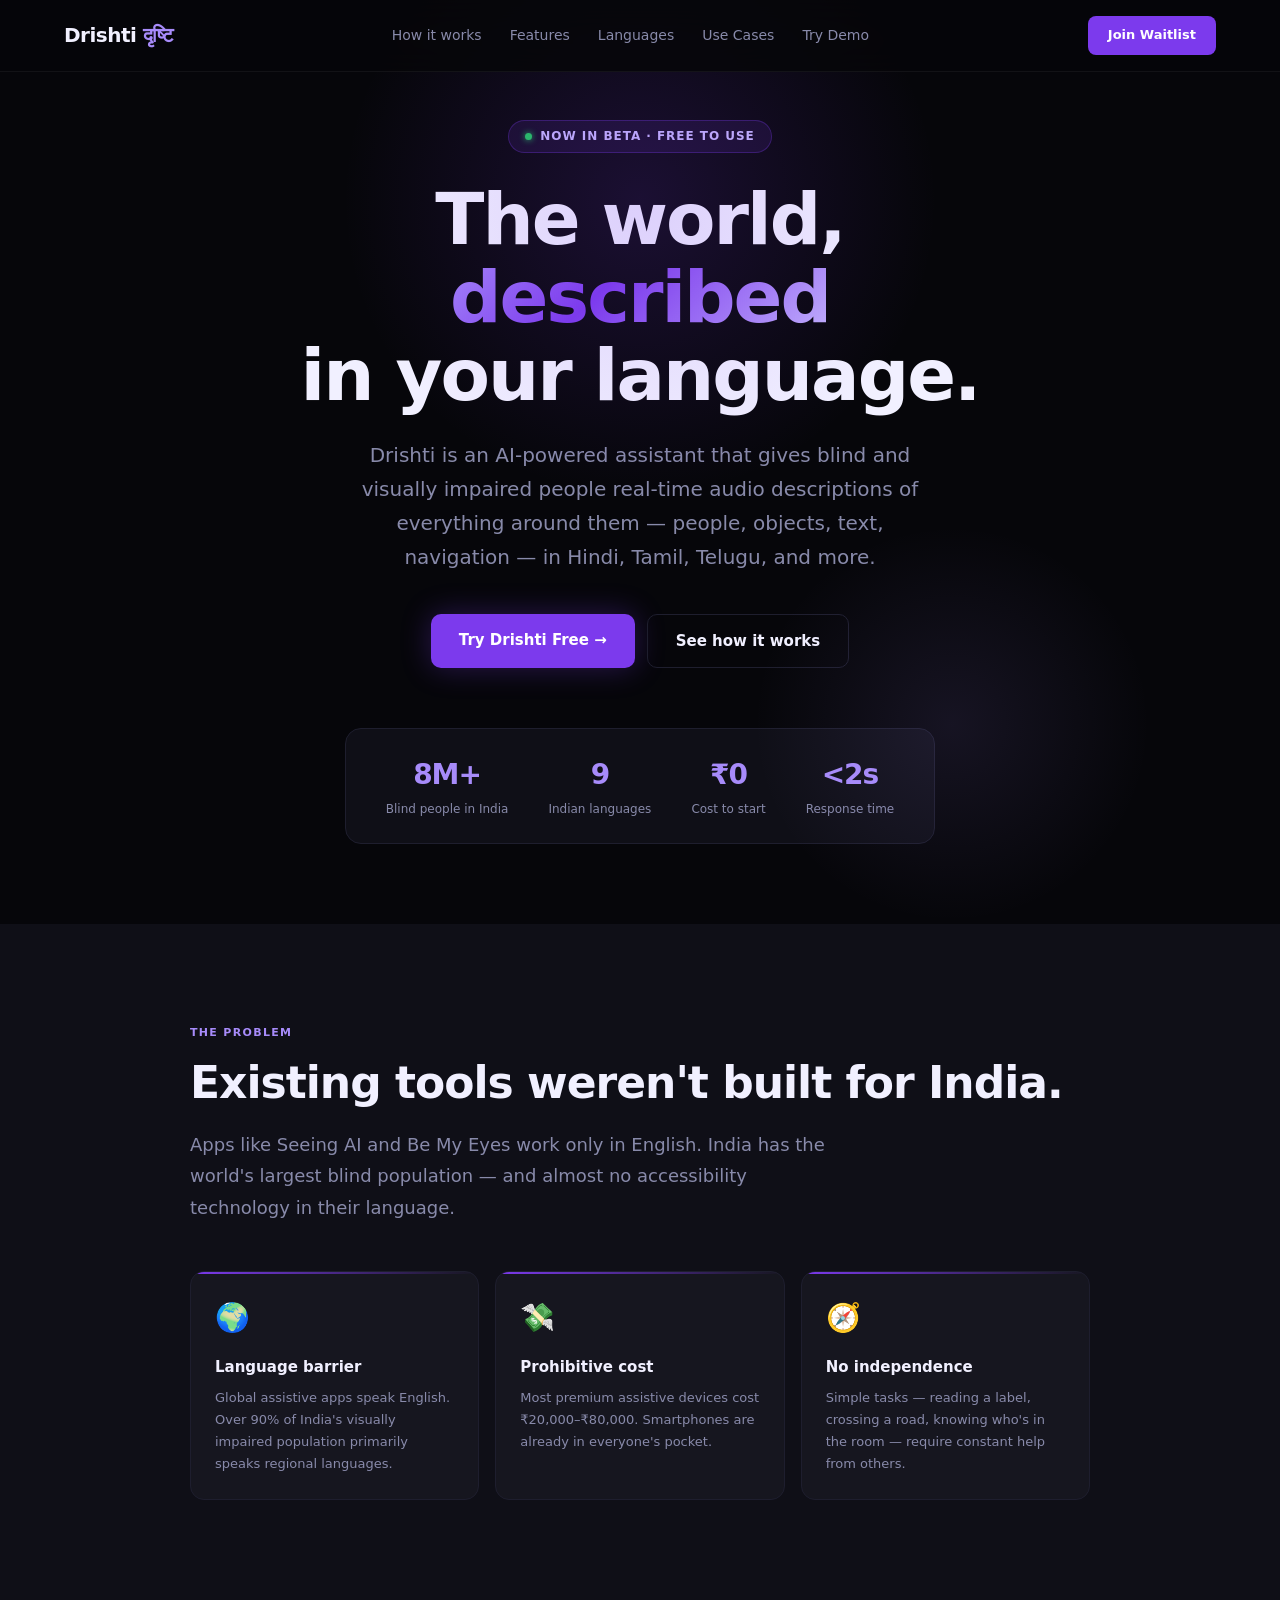
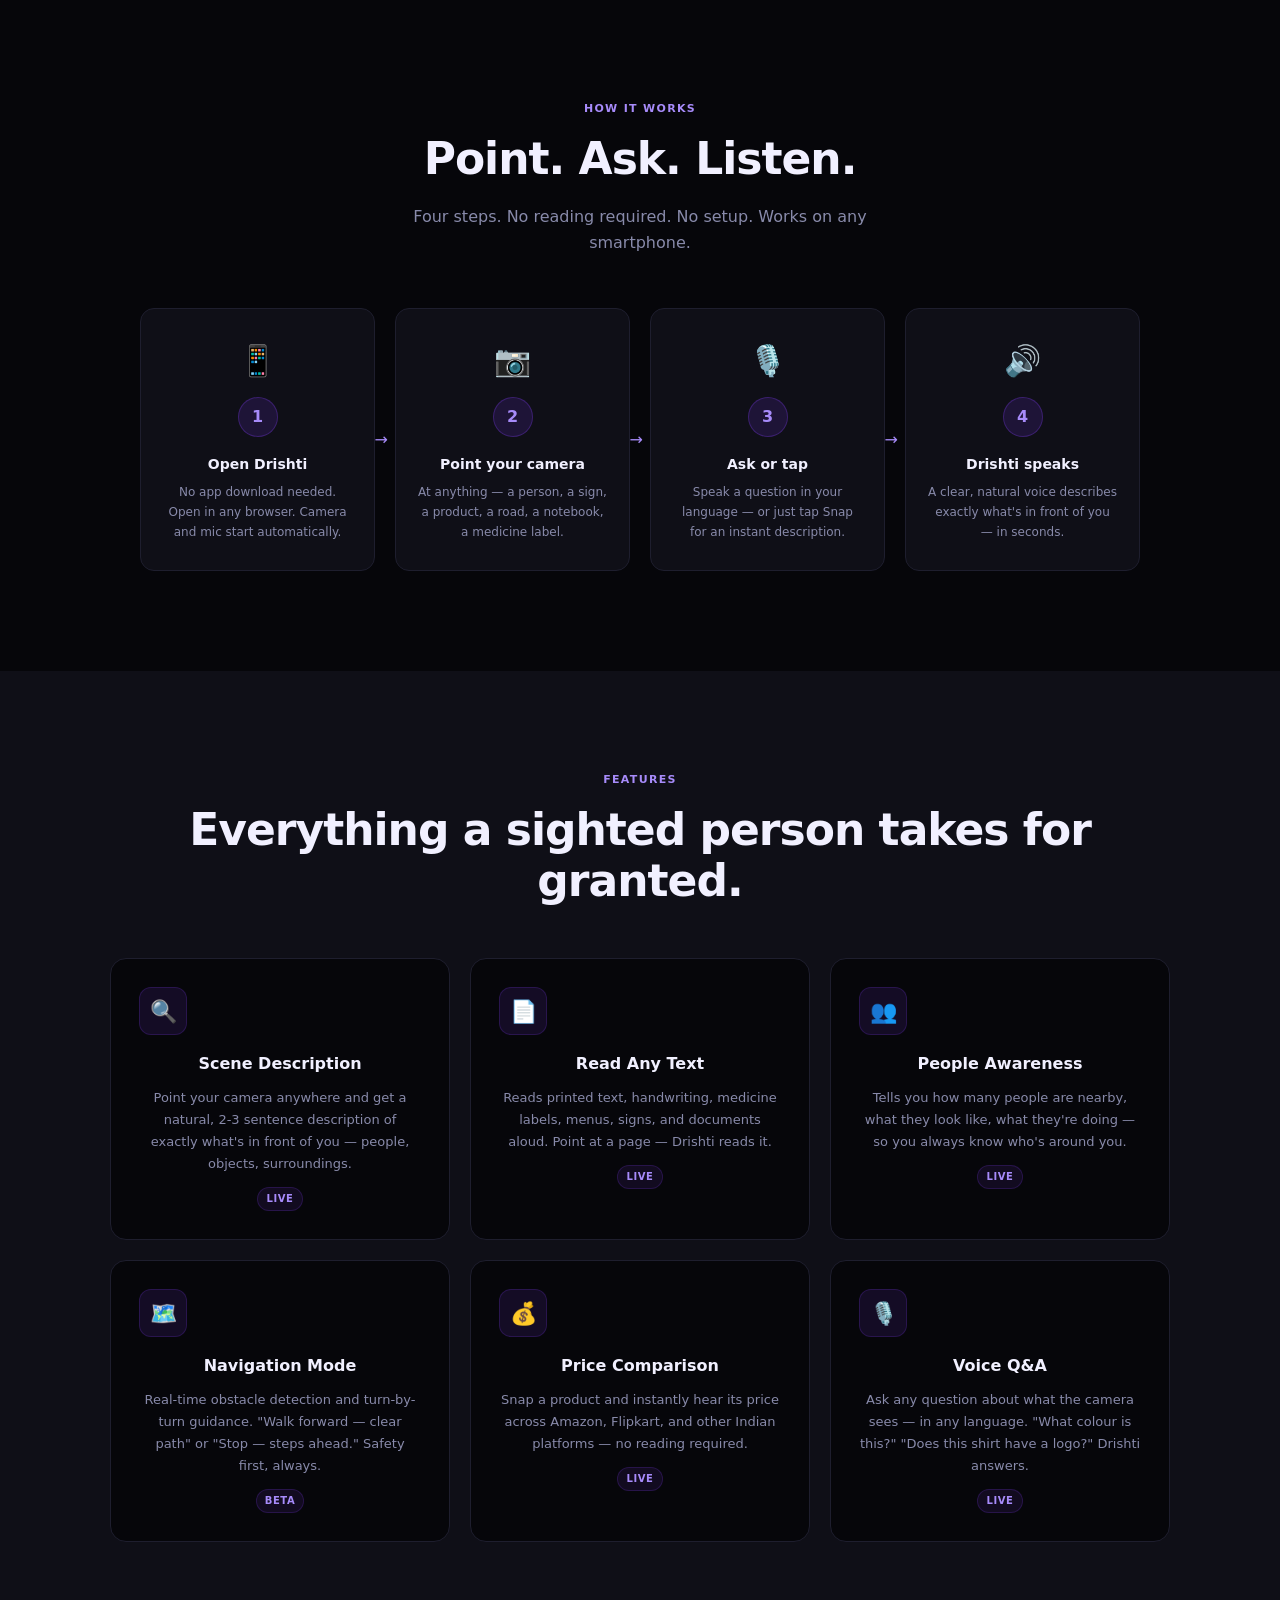
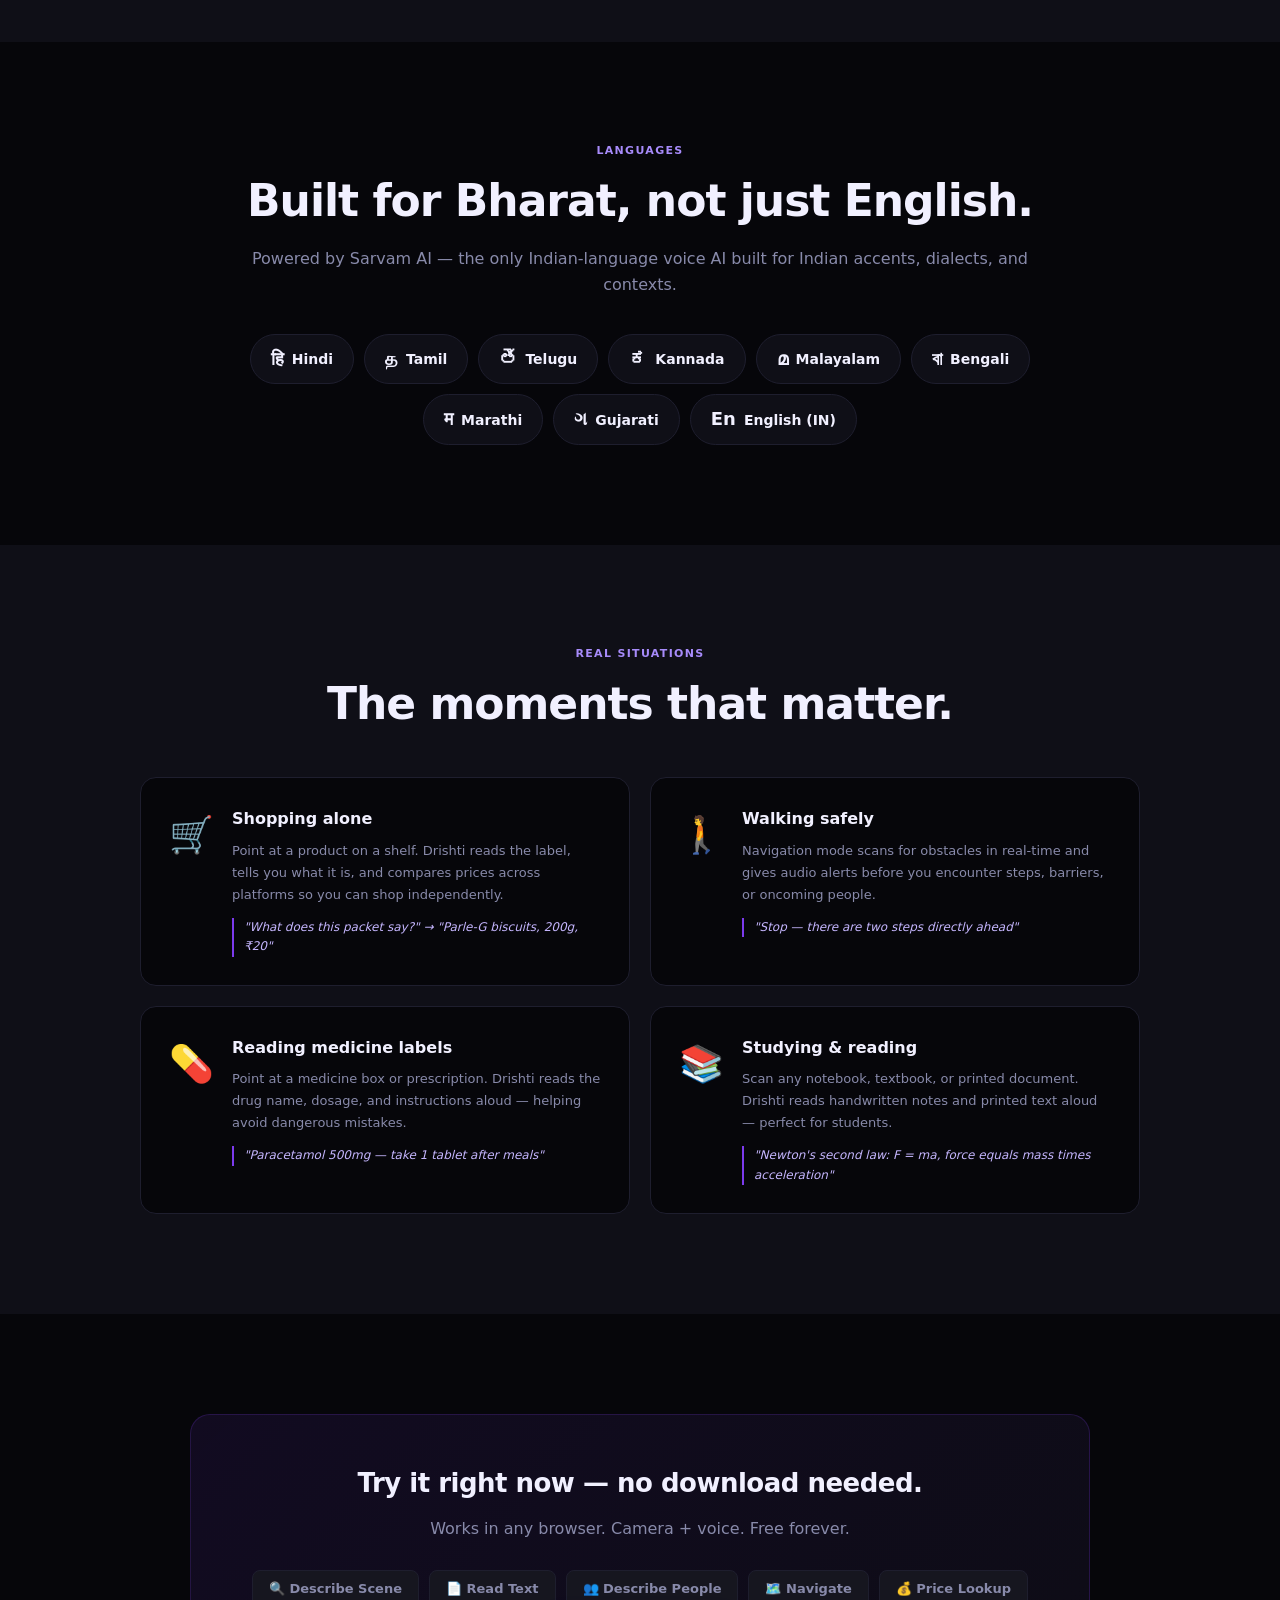
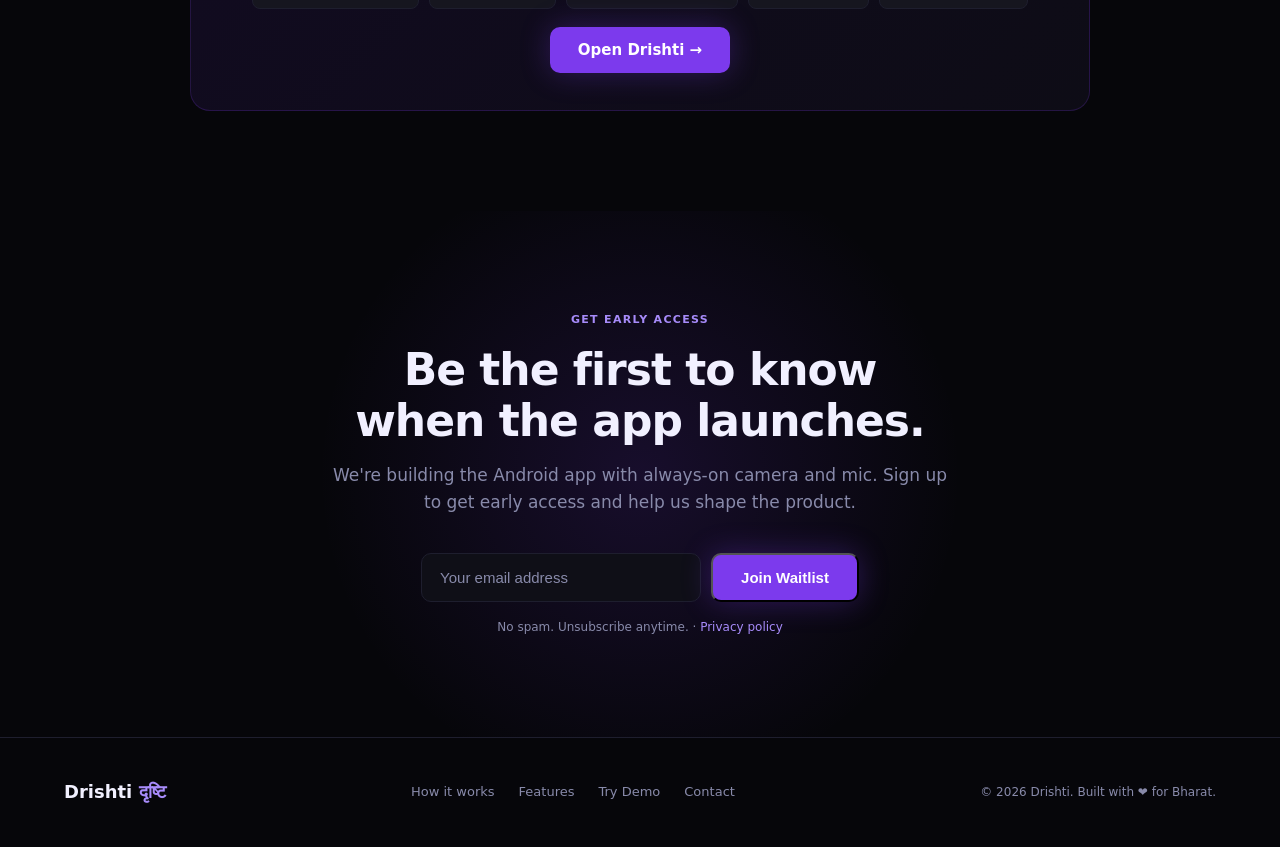
<file: modules/drishti/website/index.html>
<!DOCTYPE html>
<html lang="en">
<head>
  <meta charset="UTF-8" />
  <meta name="viewport" content="width=device-width, initial-scale=1.0" />
  <title>Drishti — AI Eyes for the Visually Impaired</title>
  <meta name="description" content="Drishti gives blind and visually impaired people an AI voice assistant that describes the world around them — in their language." />
  <style>
    :root {
      --bg: #06060a;
      --surface: #0f0f17;
      --surface2: #16161f;
      --border: #1e1e2e;
      --accent: #7c3aed;
      --accent2: #a78bfa;
      --accent3: #c4b5fd;
      --text: #f1f0ff;
      --muted: #888aaa;
      --green: #22c55e;
    }

    *, *::before, *::after { box-sizing: border-box; margin: 0; padding: 0; }

    html { scroll-behavior: smooth; }

    body {
      background: var(--bg);
      color: var(--text);
      font-family: system-ui, -apple-system, 'Segoe UI', sans-serif;
      line-height: 1.6;
      overflow-x: hidden;
    }

    /* ── Nav ── */
    nav {
      position: fixed; top: 0; left: 0; right: 0; z-index: 100;
      display: flex; align-items: center; justify-content: space-between;
      padding: 16px 5%;
      background: rgba(6,6,10,0.85);
      backdrop-filter: blur(16px);
      border-bottom: 1px solid rgba(255,255,255,0.05);
    }
    .nav-logo { font-size: 20px; font-weight: 800; letter-spacing: -0.5px; text-decoration: none; color: var(--text); }
    .nav-logo span { color: var(--accent2); }
    .nav-links { display: flex; gap: 28px; align-items: center; }
    .nav-links a { font-size: 14px; color: var(--muted); text-decoration: none; transition: color .2s; }
    .nav-links a:hover { color: var(--text); }
    .nav-cta {
      background: var(--accent); color: #fff; font-size: 13px; font-weight: 700;
      padding: 9px 20px; border-radius: 8px; text-decoration: none; transition: opacity .2s;
    }
    .nav-cta:hover { opacity: .85; }

    /* ── Sections ── */
    section { padding: 100px 5%; }
    .center { text-align: center; }

    /* ── Hero ── */
    .hero {
      min-height: 100vh;
      display: flex; flex-direction: column; align-items: center; justify-content: center;
      text-align: center;
      padding: 120px 5% 80px;
      position: relative;
      overflow: hidden;
    }

    /* Glow orbs */
    .hero::before {
      content: '';
      position: absolute;
      width: 600px; height: 600px;
      background: radial-gradient(circle, rgba(124,58,237,0.18) 0%, transparent 70%);
      top: -100px; left: 50%; transform: translateX(-50%);
      pointer-events: none;
    }
    .hero::after {
      content: '';
      position: absolute;
      width: 400px; height: 400px;
      background: radial-gradient(circle, rgba(167,139,250,0.1) 0%, transparent 70%);
      bottom: 0; right: 10%;
      pointer-events: none;
    }

    .hero-eyebrow {
      display: inline-flex; align-items: center; gap: 8px;
      background: rgba(124,58,237,0.12);
      border: 1px solid rgba(124,58,237,0.3);
      color: var(--accent3);
      font-size: 12px; font-weight: 700; letter-spacing: 0.08em; text-transform: uppercase;
      padding: 6px 16px; border-radius: 20px;
      margin-bottom: 28px;
    }
    .pulse-dot {
      width: 7px; height: 7px; border-radius: 50%;
      background: var(--green);
      box-shadow: 0 0 6px var(--green);
      animation: pulse 2s infinite;
    }
    @keyframes pulse { 0%,100%{opacity:1} 50%{opacity:.4} }

    h1 {
      font-size: clamp(38px, 6vw, 72px);
      font-weight: 900;
      line-height: 1.08;
      letter-spacing: -2px;
      margin-bottom: 24px;
      max-width: 800px;
    }
    h1 .grad {
      background: linear-gradient(135deg, #a78bfa 0%, #7c3aed 40%, #c4b5fd 100%);
      -webkit-background-clip: text; -webkit-text-fill-color: transparent; background-clip: text;
    }

    .hero-sub {
      font-size: clamp(16px, 2vw, 20px);
      color: var(--muted);
      max-width: 560px;
      margin: 0 auto 40px;
      line-height: 1.7;
    }

    .hero-btns { display: flex; gap: 12px; justify-content: center; flex-wrap: wrap; margin-bottom: 60px; }
    .btn-primary {
      background: var(--accent); color: #fff;
      padding: 14px 28px; border-radius: 10px; font-size: 15px; font-weight: 700;
      text-decoration: none; transition: all .2s;
      box-shadow: 0 0 30px rgba(124,58,237,0.3);
    }
    .btn-primary:hover { opacity: .88; box-shadow: 0 0 40px rgba(124,58,237,0.5); }
    .btn-ghost {
      background: transparent; color: var(--text);
      border: 1px solid var(--border);
      padding: 14px 28px; border-radius: 10px; font-size: 15px; font-weight: 600;
      text-decoration: none; transition: all .2s;
    }
    .btn-ghost:hover { border-color: var(--accent2); color: var(--accent2); }

    /* Stats bar */
    .stats-bar {
      display: flex; gap: 40px; justify-content: center; flex-wrap: wrap;
      padding: 24px 40px;
      background: var(--surface);
      border: 1px solid var(--border);
      border-radius: 16px;
      max-width: 700px; margin: 0 auto;
    }
    .stat { text-align: center; }
    .stat-num { font-size: 28px; font-weight: 800; color: var(--accent2); letter-spacing: -1px; }
    .stat-label { font-size: 12px; color: var(--muted); margin-top: 2px; }

    /* ── Problem ── */
    .problem { background: var(--surface); }
    .problem-inner { max-width: 900px; margin: 0 auto; }
    .section-label {
      font-size: 11px; font-weight: 700; letter-spacing: 0.12em; text-transform: uppercase;
      color: var(--accent2); margin-bottom: 16px;
    }
    h2 { font-size: clamp(28px, 4vw, 44px); font-weight: 800; letter-spacing: -1px; line-height: 1.15; margin-bottom: 20px; }
    .lead { font-size: 18px; color: var(--muted); line-height: 1.75; max-width: 640px; }
    .problem-cards { display: grid; grid-template-columns: repeat(3, 1fr); gap: 16px; margin-top: 48px; }
    .prob-card {
      background: var(--surface2); border: 1px solid var(--border); border-radius: 14px;
      padding: 24px; position: relative; overflow: hidden;
    }
    .prob-card::before {
      content: ''; position: absolute; top: 0; left: 0; right: 0; height: 2px;
      background: linear-gradient(90deg, var(--accent), transparent);
    }
    .prob-icon { font-size: 28px; margin-bottom: 14px; }
    .prob-title { font-size: 15px; font-weight: 700; margin-bottom: 8px; }
    .prob-text { font-size: 13px; color: var(--muted); line-height: 1.7; }

    /* ── How it works ── */
    .how-inner { max-width: 1000px; margin: 0 auto; }
    .steps { display: grid; grid-template-columns: repeat(4, 1fr); gap: 20px; margin-top: 52px; }
    .step {
      background: var(--surface); border: 1px solid var(--border); border-radius: 14px;
      padding: 28px 22px; text-align: center; position: relative;
      transition: border-color .2s, transform .2s;
    }
    .step:hover { border-color: var(--accent); transform: translateY(-3px); }
    .step-num {
      width: 40px; height: 40px; border-radius: 50%;
      background: rgba(124,58,237,0.15); border: 1px solid rgba(124,58,237,0.3);
      color: var(--accent2); font-size: 16px; font-weight: 800;
      display: flex; align-items: center; justify-content: center;
      margin: 0 auto 16px;
    }
    .step-icon { font-size: 30px; margin-bottom: 12px; }
    .step-title { font-size: 14px; font-weight: 700; margin-bottom: 8px; }
    .step-text { font-size: 12px; color: var(--muted); line-height: 1.65; }

    /* Arrow between steps */
    .step:not(:last-child)::after {
      content: '→';
      position: absolute; right: -14px; top: 50%; transform: translateY(-50%);
      color: var(--accent2); font-size: 16px; z-index: 1;
    }

    /* ── Features ── */
    .features-bg { background: var(--surface); }
    .features-inner { max-width: 1060px; margin: 0 auto; }
    .features-grid { display: grid; grid-template-columns: repeat(3, 1fr); gap: 20px; margin-top: 52px; }
    .feat-card {
      background: var(--bg); border: 1px solid var(--border); border-radius: 16px;
      padding: 28px; transition: all .2s;
    }
    .feat-card:hover { border-color: rgba(124,58,237,.4); transform: translateY(-2px); }
    .feat-icon {
      width: 48px; height: 48px; border-radius: 12px;
      background: rgba(124,58,237,0.12); border: 1px solid rgba(124,58,237,0.2);
      font-size: 22px; display: flex; align-items: center; justify-content: center;
      margin-bottom: 16px;
    }
    .feat-title { font-size: 16px; font-weight: 700; margin-bottom: 10px; }
    .feat-text { font-size: 13px; color: var(--muted); line-height: 1.7; }
    .feat-tag {
      display: inline-block; margin-top: 12px;
      font-size: 10px; font-weight: 700; letter-spacing: .06em; text-transform: uppercase;
      color: var(--accent2); background: rgba(124,58,237,.1); border: 1px solid rgba(124,58,237,.2);
      padding: 3px 8px; border-radius: 20px;
    }

    /* ── Languages ── */
    .langs-inner { max-width: 800px; margin: 0 auto; text-align: center; }
    .lang-chips { display: flex; gap: 10px; flex-wrap: wrap; justify-content: center; margin-top: 36px; }
    .lang-chip {
      background: var(--surface); border: 1px solid var(--border);
      border-radius: 40px; padding: 10px 20px;
      font-size: 14px; font-weight: 600;
      display: flex; align-items: center; gap: 8px;
      transition: all .2s;
    }
    .lang-chip:hover { border-color: var(--accent2); color: var(--accent2); }
    .lang-chip .lscript { font-size: 18px; }

    /* ── Use cases ── */
    .usecases-bg { background: var(--surface); }
    .usecases-inner { max-width: 1000px; margin: 0 auto; }
    .uc-grid { display: grid; grid-template-columns: repeat(2, 1fr); gap: 20px; margin-top: 48px; }
    .uc-card {
      background: var(--bg); border: 1px solid var(--border); border-radius: 16px;
      padding: 28px; display: flex; gap: 18px; align-items: flex-start;
      transition: border-color .2s;
    }
    .uc-card:hover { border-color: rgba(124,58,237,.4); }
    .uc-icon { font-size: 36px; flex-shrink: 0; }
    .uc-title { font-size: 16px; font-weight: 700; margin-bottom: 8px; }
    .uc-text { font-size: 13px; color: var(--muted); line-height: 1.7; }
    .uc-quote {
      margin-top: 12px; font-size: 12px; font-style: italic;
      color: var(--accent3);
      border-left: 2px solid var(--accent); padding-left: 10px;
    }

    /* ── CTA ── */
    .cta-section {
      text-align: center; position: relative; overflow: hidden;
    }
    .cta-section::before {
      content: ''; position: absolute;
      width: 700px; height: 700px;
      background: radial-gradient(circle, rgba(124,58,237,0.15) 0%, transparent 65%);
      top: 50%; left: 50%; transform: translate(-50%, -50%);
      pointer-events: none;
    }
    .cta-inner { position: relative; max-width: 620px; margin: 0 auto; }
    .cta-inner h2 { margin-bottom: 16px; }
    .cta-inner p { color: var(--muted); font-size: 17px; margin-bottom: 36px; }
    .cta-form { display: flex; gap: 10px; justify-content: center; flex-wrap: wrap; margin-bottom: 16px; }
    .cta-input {
      background: var(--surface); border: 1px solid var(--border);
      border-radius: 10px; padding: 13px 18px;
      color: var(--text); font-size: 15px; outline: none; width: 280px;
      transition: border-color .2s;
    }
    .cta-input:focus { border-color: var(--accent); }
    .cta-input::placeholder { color: var(--muted); }
    .cta-note { font-size: 12px; color: var(--muted); }
    .cta-note a { color: var(--accent2); text-decoration: none; }

    /* ── Footer ── */
    footer {
      border-top: 1px solid var(--border);
      padding: 40px 5%;
      display: flex; align-items: center; justify-content: space-between;
      flex-wrap: wrap; gap: 16px;
    }
    .footer-logo { font-size: 18px; font-weight: 800; color: var(--text); }
    .footer-logo span { color: var(--accent2); }
    .footer-links { display: flex; gap: 24px; }
    .footer-links a { font-size: 13px; color: var(--muted); text-decoration: none; transition: color .2s; }
    .footer-links a:hover { color: var(--text); }
    .footer-copy { font-size: 12px; color: var(--muted); }

    /* ── Demo strip ── */
    .demo-strip {
      background: linear-gradient(135deg, rgba(124,58,237,0.1) 0%, rgba(167,139,250,0.05) 100%);
      border: 1px solid rgba(124,58,237,0.2);
      border-radius: 20px; padding: 48px 40px;
      max-width: 900px; margin: 0 auto;
      text-align: center;
    }
    .demo-strip h3 { font-size: 26px; font-weight: 800; margin-bottom: 12px; letter-spacing: -0.5px; }
    .demo-strip p { color: var(--muted); margin-bottom: 28px; font-size: 16px; }
    .demo-modes { display: flex; gap: 10px; justify-content: center; flex-wrap: wrap; margin-bottom: 28px; }
    .demo-mode {
      background: var(--surface2); border: 1px solid var(--border);
      border-radius: 8px; padding: 8px 16px; font-size: 13px; font-weight: 600; color: var(--muted);
    }

    /* ── Responsive ── */
    @media (max-width: 768px) {
      .problem-cards { grid-template-columns: 1fr; }
      .steps { grid-template-columns: repeat(2, 1fr); }
      .step:not(:last-child)::after { display: none; }
      .features-grid { grid-template-columns: 1fr; }
      .uc-grid { grid-template-columns: 1fr; }
      .nav-links { display: none; }
      footer { flex-direction: column; text-align: center; }
    }

    /* ── Animations ── */
    .fade-up { opacity: 0; transform: translateY(24px); transition: all .6s ease; }
    .fade-up.visible { opacity: 1; transform: translateY(0); }
  </style>
</head>
<body>

<!-- ── Nav ── -->
<nav>
  <a href="#" class="nav-logo">Drishti <span>दृष्टि</span></a>
  <div class="nav-links">
    <a href="#how">How it works</a>
    <a href="#features">Features</a>
    <a href="#languages">Languages</a>
    <a href="#usecases">Use Cases</a>
    <a href="../drishti-web/index.html" target="_blank">Try Demo</a>
  </div>
  <a href="#waitlist" class="nav-cta">Join Waitlist</a>
</nav>

<!-- ── Hero ── -->
<section class="hero">
  <div class="hero-eyebrow"><div class="pulse-dot"></div> Now in beta · Free to use</div>
  <h1>The world, <span class="grad">described</span><br/>in your language.</h1>
  <p class="hero-sub">Drishti is an AI-powered assistant that gives blind and visually impaired people real-time audio descriptions of everything around them — people, objects, text, navigation — in Hindi, Tamil, Telugu, and more.</p>
  <div class="hero-btns">
    <a href="../drishti-web/index.html" target="_blank" class="btn-primary">Try Drishti Free →</a>
    <a href="#how" class="btn-ghost">See how it works</a>
  </div>
  <div class="stats-bar fade-up">
    <div class="stat"><div class="stat-num">8M+</div><div class="stat-label">Blind people in India</div></div>
    <div class="stat"><div class="stat-num">9</div><div class="stat-label">Indian languages</div></div>
    <div class="stat"><div class="stat-num">₹0</div><div class="stat-label">Cost to start</div></div>
    <div class="stat"><div class="stat-num">&lt;2s</div><div class="stat-label">Response time</div></div>
  </div>
</section>

<!-- ── Problem ── -->
<section class="problem" id="problem">
  <div class="problem-inner fade-up">
    <div class="section-label">The Problem</div>
    <h2>Existing tools weren't built for India.</h2>
    <p class="lead">Apps like Seeing AI and Be My Eyes work only in English. India has the world's largest blind population — and almost no accessibility technology in their language.</p>
    <div class="problem-cards">
      <div class="prob-card">
        <div class="prob-icon">🌍</div>
        <div class="prob-title">Language barrier</div>
        <div class="prob-text">Global assistive apps speak English. Over 90% of India's visually impaired population primarily speaks regional languages.</div>
      </div>
      <div class="prob-card">
        <div class="prob-icon">💸</div>
        <div class="prob-title">Prohibitive cost</div>
        <div class="prob-text">Most premium assistive devices cost ₹20,000–₹80,000. Smartphones are already in everyone's pocket.</div>
      </div>
      <div class="prob-card">
        <div class="prob-icon">🧭</div>
        <div class="prob-title">No independence</div>
        <div class="prob-text">Simple tasks — reading a label, crossing a road, knowing who's in the room — require constant help from others.</div>
      </div>
    </div>
  </div>
</section>

<!-- ── How it works ── -->
<section id="how">
  <div class="how-inner fade-up center">
    <div class="section-label">How It Works</div>
    <h2>Point. Ask. Listen.</h2>
    <p style="color:var(--muted);max-width:500px;margin:0 auto;font-size:16px;">Four steps. No reading required. No setup. Works on any smartphone.</p>
    <div class="steps">
      <div class="step">
        <div class="step-icon">📱</div>
        <div class="step-num">1</div>
        <div class="step-title">Open Drishti</div>
        <div class="step-text">No app download needed. Open in any browser. Camera and mic start automatically.</div>
      </div>
      <div class="step">
        <div class="step-icon">📷</div>
        <div class="step-num">2</div>
        <div class="step-title">Point your camera</div>
        <div class="step-text">At anything — a person, a sign, a product, a road, a notebook, a medicine label.</div>
      </div>
      <div class="step">
        <div class="step-icon">🎙️</div>
        <div class="step-num">3</div>
        <div class="step-title">Ask or tap</div>
        <div class="step-text">Speak a question in your language — or just tap Snap for an instant description.</div>
      </div>
      <div class="step">
        <div class="step-icon">🔊</div>
        <div class="step-num">4</div>
        <div class="step-title">Drishti speaks</div>
        <div class="step-text">A clear, natural voice describes exactly what's in front of you — in seconds.</div>
      </div>
    </div>
  </div>
</section>

<!-- ── Features ── -->
<section class="features-bg" id="features">
  <div class="features-inner fade-up center">
    <div class="section-label">Features</div>
    <h2>Everything a sighted person takes for granted.</h2>
    <div class="features-grid">
      <div class="feat-card">
        <div class="feat-icon">🔍</div>
        <div class="feat-title">Scene Description</div>
        <div class="feat-text">Point your camera anywhere and get a natural, 2-3 sentence description of exactly what's in front of you — people, objects, surroundings.</div>
        <span class="feat-tag">Live</span>
      </div>
      <div class="feat-card">
        <div class="feat-icon">📄</div>
        <div class="feat-title">Read Any Text</div>
        <div class="feat-text">Reads printed text, handwriting, medicine labels, menus, signs, and documents aloud. Point at a page — Drishti reads it.</div>
        <span class="feat-tag">Live</span>
      </div>
      <div class="feat-card">
        <div class="feat-icon">👥</div>
        <div class="feat-title">People Awareness</div>
        <div class="feat-text">Tells you how many people are nearby, what they look like, what they're doing — so you always know who's around you.</div>
        <span class="feat-tag">Live</span>
      </div>
      <div class="feat-card">
        <div class="feat-icon">🗺️</div>
        <div class="feat-title">Navigation Mode</div>
        <div class="feat-text">Real-time obstacle detection and turn-by-turn guidance. "Walk forward — clear path" or "Stop — steps ahead." Safety first, always.</div>
        <span class="feat-tag">Beta</span>
      </div>
      <div class="feat-card">
        <div class="feat-icon">💰</div>
        <div class="feat-title">Price Comparison</div>
        <div class="feat-text">Snap a product and instantly hear its price across Amazon, Flipkart, and other Indian platforms — no reading required.</div>
        <span class="feat-tag">Live</span>
      </div>
      <div class="feat-card">
        <div class="feat-icon">🎙️</div>
        <div class="feat-title">Voice Q&A</div>
        <div class="feat-text">Ask any question about what the camera sees — in any language. "What colour is this?" "Does this shirt have a logo?" Drishti answers.</div>
        <span class="feat-tag">Live</span>
      </div>
    </div>
  </div>
</section>

<!-- ── Languages ── -->
<section id="languages">
  <div class="langs-inner fade-up">
    <div class="section-label">Languages</div>
    <h2>Built for Bharat, not just English.</h2>
    <p style="color:var(--muted);font-size:16px;margin-top:12px;">Powered by Sarvam AI — the only Indian-language voice AI built for Indian accents, dialects, and contexts.</p>
    <div class="lang-chips">
      <div class="lang-chip"><span class="lscript">हि</span> Hindi</div>
      <div class="lang-chip"><span class="lscript">த</span> Tamil</div>
      <div class="lang-chip"><span class="lscript">తె</span> Telugu</div>
      <div class="lang-chip"><span class="lscript">ಕ</span> Kannada</div>
      <div class="lang-chip"><span class="lscript">മ</span> Malayalam</div>
      <div class="lang-chip"><span class="lscript">বা</span> Bengali</div>
      <div class="lang-chip"><span class="lscript">म</span> Marathi</div>
      <div class="lang-chip"><span class="lscript">ગ</span> Gujarati</div>
      <div class="lang-chip"><span class="lscript">En</span> English (IN)</div>
    </div>
  </div>
</section>

<!-- ── Use cases ── -->
<section class="usecases-bg" id="usecases">
  <div class="usecases-inner fade-up">
    <div class="section-label center">Real Situations</div>
    <h2 class="center">The moments that matter.</h2>
    <div class="uc-grid">
      <div class="uc-card">
        <div class="uc-icon">🛒</div>
        <div>
          <div class="uc-title">Shopping alone</div>
          <div class="uc-text">Point at a product on a shelf. Drishti reads the label, tells you what it is, and compares prices across platforms so you can shop independently.</div>
          <div class="uc-quote">"What does this packet say?" → "Parle-G biscuits, 200g, ₹20"</div>
        </div>
      </div>
      <div class="uc-card">
        <div class="uc-icon">🚶</div>
        <div>
          <div class="uc-title">Walking safely</div>
          <div class="uc-text">Navigation mode scans for obstacles in real-time and gives audio alerts before you encounter steps, barriers, or oncoming people.</div>
          <div class="uc-quote">"Stop — there are two steps directly ahead"</div>
        </div>
      </div>
      <div class="uc-card">
        <div class="uc-icon">💊</div>
        <div>
          <div class="uc-title">Reading medicine labels</div>
          <div class="uc-text">Point at a medicine box or prescription. Drishti reads the drug name, dosage, and instructions aloud — helping avoid dangerous mistakes.</div>
          <div class="uc-quote">"Paracetamol 500mg — take 1 tablet after meals"</div>
        </div>
      </div>
      <div class="uc-card">
        <div class="uc-icon">📚</div>
        <div>
          <div class="uc-title">Studying & reading</div>
          <div class="uc-text">Scan any notebook, textbook, or printed document. Drishti reads handwritten notes and printed text aloud — perfect for students.</div>
          <div class="uc-quote">"Newton's second law: F = ma, force equals mass times acceleration"</div>
        </div>
      </div>
    </div>
  </div>
</section>

<!-- ── Try Demo strip ── -->
<section>
  <div class="demo-strip fade-up">
    <h3>Try it right now — no download needed.</h3>
    <p>Works in any browser. Camera + voice. Free forever.</p>
    <div class="demo-modes">
      <div class="demo-mode">🔍 Describe Scene</div>
      <div class="demo-mode">📄 Read Text</div>
      <div class="demo-mode">👥 Describe People</div>
      <div class="demo-mode">🗺️ Navigate</div>
      <div class="demo-mode">💰 Price Lookup</div>
    </div>
    <a href="../drishti-web/index.html" target="_blank" class="btn-primary">Open Drishti →</a>
  </div>
</section>

<!-- ── CTA / Waitlist ── -->
<section class="cta-section" id="waitlist">
  <div class="cta-inner fade-up">
    <div class="section-label">Get Early Access</div>
    <h2>Be the first to know<br/>when the app launches.</h2>
    <p>We're building the Android app with always-on camera and mic. Sign up to get early access and help us shape the product.</p>
    <form class="cta-form" onsubmit="handleWaitlist(event)">
      <input class="cta-input" id="waitlistEmail" type="email" placeholder="Your email address" required />
      <button type="submit" class="btn-primary">Join Waitlist</button>
    </form>
    <div class="cta-note" id="waitlistMsg">No spam. Unsubscribe anytime. · <a href="#">Privacy policy</a></div>
  </div>
</section>

<!-- ── Footer ── -->
<footer>
  <div class="footer-logo">Drishti <span>दृष्टि</span></div>
  <div class="footer-links">
    <a href="#how">How it works</a>
    <a href="#features">Features</a>
    <a href="../drishti-web/index.html" target="_blank">Try Demo</a>
    <a href="mailto:hello@drishti.ai">Contact</a>
  </div>
  <div class="footer-copy">© 2026 Drishti. Built with ❤️ for Bharat.</div>
</footer>

<script>
// ── Waitlist ──
function handleWaitlist(e) {
  e.preventDefault();
  const email = document.getElementById('waitlistEmail').value;
  // In production: POST to backend / Google Form / Airtable
  document.getElementById('waitlistMsg').textContent = `✓ You're on the list! We'll email ${email} when we launch.`;
  document.getElementById('waitlistMsg').style.color = '#22c55e';
  document.getElementById('waitlistEmail').value = '';
}

// ── Scroll animations ──
const observer = new IntersectionObserver(entries => {
  entries.forEach(e => { if (e.isIntersecting) e.target.classList.add('visible'); });
}, { threshold: 0.1 });

document.querySelectorAll('.fade-up').forEach(el => observer.observe(el));
</script>

</body>
</html>
</file>
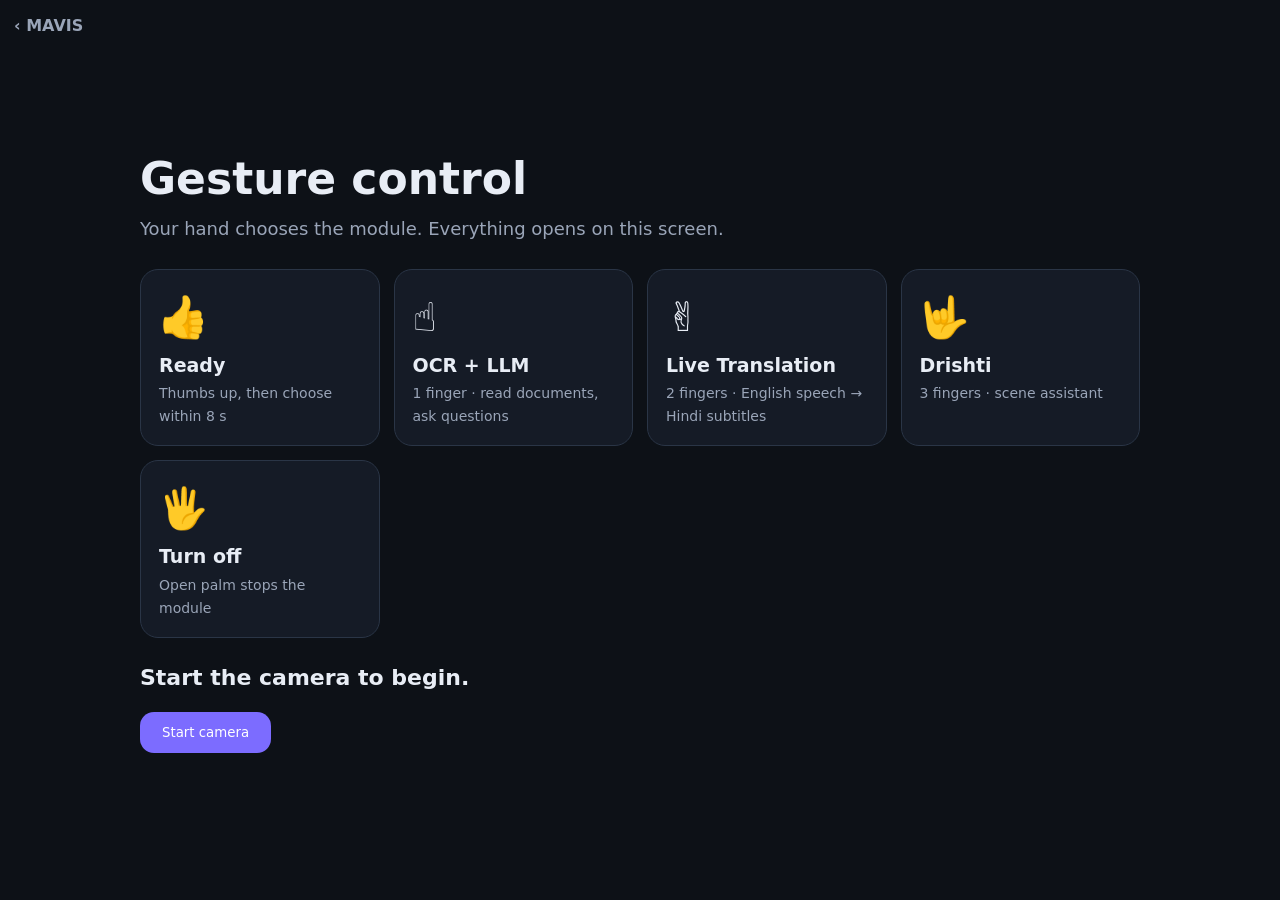
<file: hub/static/control.html>
<!doctype html>
<html lang="en">
<head>
<script src="/hub/static/device-pref.js"></script>
<meta charset="utf-8">
<meta name="viewport" content="width=device-width, initial-scale=1, viewport-fit=cover">
<title>Gesture Control · MAVIS</title>
<style>
:root { --bg:#0f1115; --panel:#181b22; --line:#2a2f3a; --ink:#f3f4f6; --muted:#9ca3af; --ocr:#6366f1; --tr:#a78bfa; --dr:#14b8a6; --ready:#f59e0b; --ok:#22c55e; }
* { box-sizing:border-box; }
html, body { margin:0; height:100%; background:var(--bg); color:var(--ink); font:16px/1.45 Inter, system-ui, -apple-system, "Segoe UI", sans-serif; overflow:hidden; }
#frame { position:fixed; inset:0; width:100%; height:100%; border:0; background:#fff; display:none; }
.home { position:fixed; inset:0; display:grid; place-items:center; padding:24px; }
.home .inner { max-width:1000px; width:100%; }
.home h1 { font-size:clamp(28px, 4vw, 44px); margin:0 0 6px; }
.home p.sub { color:var(--muted); margin:0 0 26px; font-size:18px; }
.steps { display:grid; gap:14px; grid-template-columns:repeat(auto-fit, minmax(200px, 1fr)); }
.step { background:var(--panel); border:1.5px solid var(--line); border-radius:18px; padding:18px; }
.step .g { font-size:40px; } .step b { display:block; font-size:19px; margin:6px 0 2px; } .step span { color:var(--muted); font-size:14px; }
.step.on { border-color:var(--c, var(--ready)); box-shadow:0 0 0 3px color-mix(in srgb, var(--c, var(--ready)) 35%, transparent); }
.step.ocr { --c:var(--ocr); } .step.tr { --c:var(--tr); } .step.dr { --c:var(--dr); }
.big { margin-top:24px; font-size:22px; font-weight:700; min-height:32px; }
.big.ready { color:var(--ready); }
.startcam { margin-top:18px; font:700 17px inherit; font-family:inherit; border:0; border-radius:14px; padding:13px 22px; background:var(--ready); color:#111; cursor:pointer; }
.box { position:fixed; right:16px; bottom:16px; width:260px; background:rgba(15,17,21,.92); border:1.5px solid var(--line); border-radius:16px; overflow:hidden; z-index:10; box-shadow:0 10px 30px rgba(0,0,0,.45); }
.box .vid { position:relative; aspect-ratio:4/3; background:#000; }
.box video, .box canvas { position:absolute; inset:0; width:100%; height:100%; transform:scaleX(-1); object-fit:cover; }
.box .bar { padding:8px 10px; font-size:13px; display:flex; flex-direction:column; gap:3px; }
.box .mod { font-weight:700; font-size:14px; }
.box .g { color:var(--muted); }
.ring { position:absolute; top:8px; right:8px; width:34px; height:34px; border-radius:50%; background:conic-gradient(var(--ready) calc(var(--p,0)*1turn), rgba(255,255,255,.15) 0); transform:scaleX(-1); }
.toast { position:fixed; left:50%; top:76px; transform:translateX(-50%); background:rgba(15,17,21,.94); color:#fff; border:1px solid var(--line); padding:10px 18px; border-radius:12px; font-weight:700; z-index:11; display:none; font-size:17px; }
.back { position:fixed; left:14px; top:14px; color:var(--muted); text-decoration:none; font-weight:600; z-index:5; }
.box.min .vid { display:none; }
</style>
<link rel="stylesheet" href="/hub/static/mavis-theme.css">
</head>
<body>
<iframe id="frame" title="Active MAVIS module" allow="camera; microphone; autoplay; clipboard-write"></iframe>
<a class="back" id="back" href="/">‹ MAVIS</a>
<div class="home" id="home">
  <div class="inner">
    <h1>Gesture control</h1>
    <p class="sub">Your hand chooses the module. Everything opens on this screen.</p>
    <div class="steps">
      <div class="step" id="s-ready"><div class="g">👍</div><b>Ready</b><span>Thumbs up, then choose within 8 s</span></div>
      <div class="step ocr" id="s-one_finger"><div class="g">☝️</div><b>OCR + LLM</b><span>1 finger · read documents, ask questions</span></div>
      <div class="step tr" id="s-two_fingers"><div class="g">✌️</div><b>Live Translation</b><span>2 fingers · English speech → Hindi subtitles</span></div>
      <div class="step dr" id="s-three_fingers"><div class="g">🤟</div><b>Drishti</b><span>3 fingers · scene assistant</span></div>
      <div class="step" id="s-off"><div class="g">🖐</div><b>Turn off</b><span>Open palm stops the module</span></div>
    </div>
    <div class="big" id="big">Start the camera to begin.</div>
    <button class="startcam" id="startBtn">Start camera</button>
  </div>
</div>
<div class="box" id="box" hidden>
  <div class="vid"><video id="cam" autoplay playsinline muted></video><canvas id="cv"></canvas><div class="ring" id="ring"></div></div>
  <div class="bar"><span class="mod" id="mod">Idle</span><span class="g" id="gst">No hand</span></div>
</div>
<div class="toast" id="toast"></div>
<script>
'use strict';
const $ = (s) => document.querySelector(s);
const EMOJI = { one_finger: '☝️', two_fingers: '✌️', three_fingers: '🤟', thumbs_up: '👍', open_palm: '🖐' };
const MEANS = { thumbs_up: 'Ready', one_finger: 'OCR + LLM', two_fingers: 'Live Translation', three_fingers: 'Drishti', open_palm: 'Turn off' };
const BONES = [[0,1],[1,2],[2,3],[3,4],[0,5],[5,6],[6,7],[7,8],[5,9],[9,10],[10,11],[11,12],[9,13],[13,14],[14,15],[15,16],[13,17],[17,18],[18,19],[19,20],[0,17]];
let ws, video, busy = false, active = null, toastT;
const cap = document.createElement('canvas'); cap.width = 640; cap.height = 480;
const speak = (t) => { try { speechSynthesis.cancel(); speechSynthesis.speak(new SpeechSynthesisUtterance(t)); } catch (e) {} };
function toast(t) { const el = $('#toast'); el.textContent = t; el.style.display = 'block'; clearTimeout(toastT); toastT = setTimeout(() => el.style.display = 'none', 2600); }

function openModule(m) {
  active = m;
  $('#frame').src = m.url; $('#frame').style.display = 'block'; $('#home').style.display = 'none'; $('#back').style.display = 'none';
  $('#box').classList.remove('min');
}
function closeModule() {
  active = null;
  $('#frame').src = 'about:blank'; $('#frame').style.display = 'none'; $('#home').style.display = 'grid'; $('#back').style.display = '';
}
function onFrame(p) {
  const m = p.mavis || {};
  (p.mavis_events || []).forEach((e) => {
    if (e.event === 'ready') { toast('👍 Ready — show 1, 2 or 3 fingers'); speak('Ready. Show one, two or three fingers.'); }
    if (e.event === 'module_on') { toast(`Starting ${e.module.label}`); speak(`Starting ${e.module.label}`); openModule(e.module); }
    if (e.event === 'module_off') { toast(`🖐 ${e.module.label} turned off`); speak(`${e.module.label} turned off`); closeModule(); }
    if (e.event === 'ready_timeout' || e.event === 'ready_cancelled') toast(e.event === 'ready_timeout' ? 'Ready timed out' : 'Cancelled');
  });
  // home screen highlights
  document.querySelectorAll('.step').forEach((el) => el.classList.remove('on'));
  if (m.state === 'ready') { $('#s-ready').classList.add('on'); $('#big').className = 'big ready'; $('#big').textContent = `Ready — choose within ${Math.ceil(m.ready_left || 0)} s`; }
  else if (m.state === 'idle') { $('#big').className = 'big'; $('#big').textContent = 'Show 👍 thumbs up to start.'; }
  $('#mod').textContent = m.state === 'active' ? `● ${m.module.label} on — 🖐 to turn off` : m.state === 'ready' ? `Ready (${Math.ceil(m.ready_left || 0)} s) — show 1, 2 or 3` : 'Idle — 👍 to start';
  $('#mod').style.color = m.state === 'active' ? 'var(--ok)' : m.state === 'ready' ? 'var(--ready)' : '';
  const r = p.recognition, st = p.stability || {};
  $('#gst').textContent = !r || r.no_hand ? 'No hand' : r.is_gesture ? `${EMOJI[r.gesture] || ''} ${MEANS[r.gesture] || r.gesture}` : 'Hand seen';
  $('#ring').style.setProperty('--p', st.candidate ? st.progress : 0);
  if (st.candidate && $('#s-' + st.candidate)) $('#s-' + st.candidate).classList.add('on');
  draw(p.hand);
}
function draw(hand) {
  const c = $('#cv'), x = c.getContext('2d'); c.width = c.clientWidth * 2; c.height = c.clientHeight * 2;
  x.clearRect(0, 0, c.width, c.height);
  if (!hand) return;
  // the hub works on the mirrored (selfie) frame; the canvas is mirrored by CSS like the video, so un-mirror x here
  const P = hand.points.map(([px, py]) => [(1 - px) * c.width, py * c.height]);
  x.strokeStyle = '#f59e0b'; x.lineWidth = 4; x.beginPath();
  BONES.forEach(([a, b]) => { x.moveTo(...P[a]); x.lineTo(...P[b]); }); x.stroke();
  x.fillStyle = '#fff'; P.forEach(([a, b]) => { x.beginPath(); x.arc(a, b, 4, 0, 7); x.fill(); });
}
function send() {
  if (!ws || ws.readyState !== 1 || busy || !video.videoWidth) return;
  busy = true;
  cap.getContext('2d').drawImage(video, 0, 0, 640, 480);
  cap.toBlob((b) => { if (b && ws.readyState === 1) ws.send(b); else busy = false; }, 'image/jpeg', 0.7);
}
function connect() {
  ws = new WebSocket((location.protocol === 'https:' ? 'wss://' : 'ws://') + location.host + '/hub/gesture/ws');
  ws.binaryType = 'arraybuffer';
  ws.onmessage = (m) => {
    if (typeof m.data !== 'string') return;
    const p = JSON.parse(m.data);
    if (p.type === 'frame') { busy = false; onFrame(p); }
    else if (p.type === 'error') { busy = false; toast(p.message); }
  };
  ws.onclose = () => { busy = false; setTimeout(connect, 1500); };
}
$('#startBtn').onclick = async () => {
  try {
    const s = await navigator.mediaDevices.getUserMedia({ video: { width: 640, height: 480 }, audio: false });
    video = $('#cam'); video.srcObject = s; await video.play();
    $('#startBtn').style.display = 'none'; $('#box').hidden = false; $('#big').textContent = 'Show 👍 thumbs up to start.';
    connect(); setInterval(send, 66);
  } catch (e) { $('#big').textContent = 'Camera not available: ' + e.message; }
};
$('#box').ondblclick = () => $('#box').classList.toggle('min');
</script>
</body>
</html>
</file>
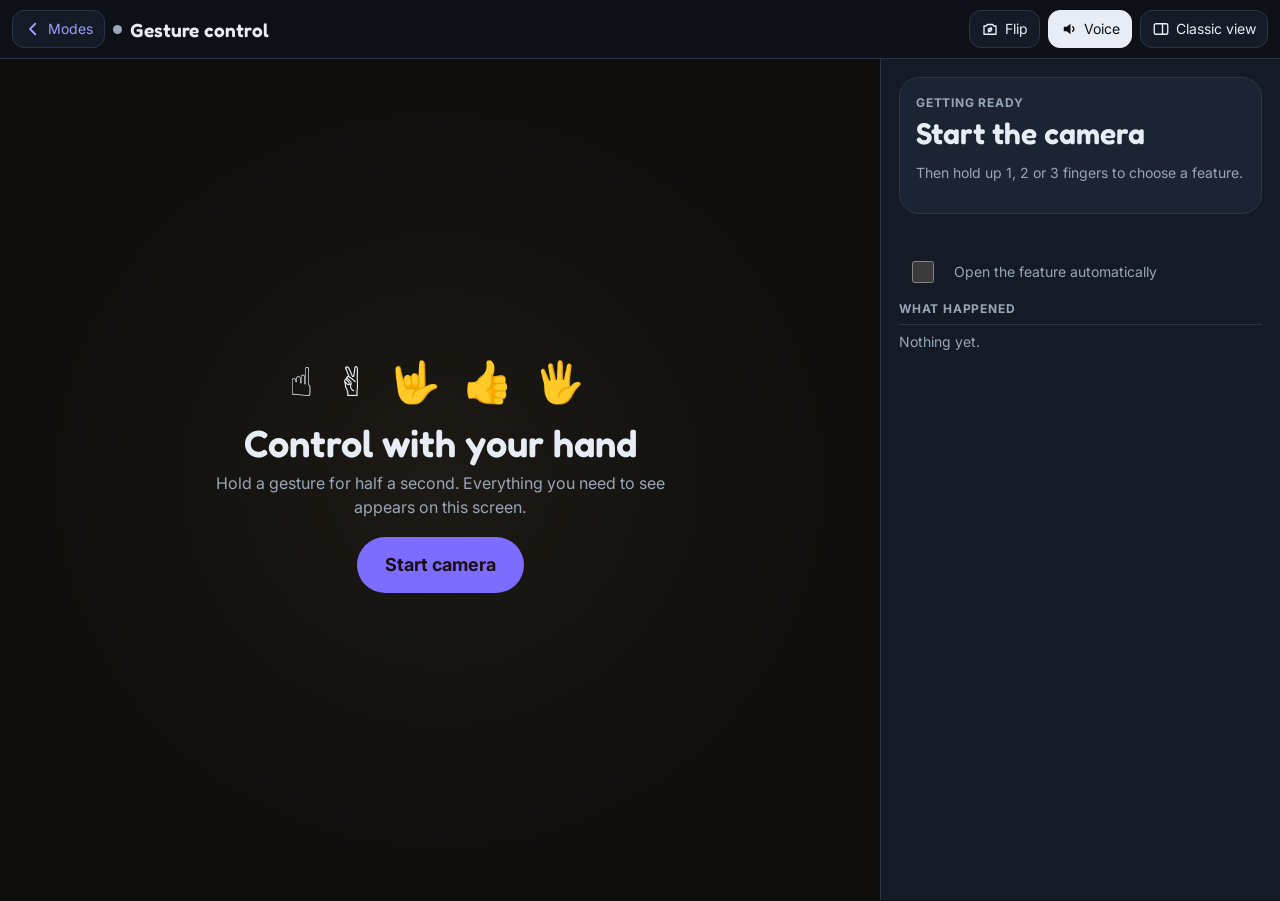
<file: hub/static/gesture.html>
<!doctype html>
<html lang="en">
<head>
<script src="/hub/static/device-pref.js"></script>
<meta charset="utf-8">
<meta name="viewport" content="width=device-width, initial-scale=1, viewport-fit=cover">
<title>Gesture control · MAVIS</title>
<meta name="theme-color" content="#0E0D0B">
<link rel="preconnect" href="https://fonts.googleapis.com"><link rel="preconnect" href="https://fonts.gstatic.com" crossorigin>
<link href="https://fonts.googleapis.com/css2?family=Fredoka:wght@500;600&family=Inter:wght@400;500;700&display=swap" rel="stylesheet">
<style>
:root {
  --bg: #0E0D0B; --panel: #181612; --panel-2: #221F19; --ink: #F6F1E7; --muted: #A9A08F; --line: #2E2A22;
  --accent: #FF7A63; --ok: #4ADE80; --hold: #FBBF24; --bad: #F87171; --info: #7DD3FC;
  --display: 'Fredoka', system-ui, sans-serif; --body: 'Inter', system-ui, -apple-system, 'Segoe UI', sans-serif;
  color-scheme: dark;
}
* { box-sizing: border-box; }
html, body { margin: 0; height: 100%; }
body { background: var(--bg); color: var(--ink); font: 16px/1.45 var(--body); -webkit-font-smoothing: antialiased; overflow: hidden; }
button { font: inherit; color: inherit; }
:focus-visible { outline: 3px solid var(--ink); outline-offset: 2px; }

.app { display: grid; grid-template-rows: auto 1fr; height: 100dvh; height: 100vh; }
@supports (height: 100dvh) { .app { height: 100dvh; } }

/* top bar */
.bar { display: flex; align-items: center; gap: 8px; padding: 10px 12px; padding-top: max(10px, env(safe-area-inset-top)); border-bottom: 1px solid var(--line); background: var(--bg); }
.bar .title { font: 600 19px/1 var(--display); margin-right: auto; display: flex; align-items: center; gap: 8px; }
.bar .title i { width: 9px; height: 9px; border-radius: 50%; background: var(--muted); display: inline-block; }
.bar .title i.live { background: var(--ok); box-shadow: 0 0 0 4px rgba(74,222,128,.18); }
.ibtn { display: inline-flex; align-items: center; gap: 6px; background: var(--panel); border: 1px solid var(--line); border-radius: 12px; padding: 8px 11px; cursor: pointer; font-size: 14px; text-decoration: none; }
.ibtn svg { width: 18px; height: 18px; }
.ibtn[aria-pressed="true"] { background: var(--ink); color: var(--bg); border-color: var(--ink); }
.ibtn .lbl { display: none; }
@media (min-width: 720px) { .ibtn .lbl { display: inline; } }

/* layout: camera + state */
.main { display: grid; grid-template-rows: minmax(0, 1fr) auto; min-height: 0; }
@media (min-width: 900px) and (min-aspect-ratio: 1/1) { .main { grid-template-rows: none; grid-template-columns: minmax(0, 1fr) 400px; } }

.stage { position: relative; min-height: 0; display: grid; place-items: center; background: #000; overflow: hidden; }
.frame { position: relative; width: 100%; height: 100%; }
.frame video, .frame canvas, .frame img { position: absolute; inset: 0; width: 100%; height: 100%; object-fit: contain; }
.frame video.mirror { transform: scaleX(-1); }
.frame img { display: none; background: #000; }
.classic .frame video, .classic .frame canvas { visibility: hidden; }
.classic .frame img { display: block; }

/* HUD over the camera */
.hud { position: absolute; left: 12px; right: 12px; top: 12px; display: flex; gap: 8px; align-items: flex-start; pointer-events: none; }
.pill { display: inline-flex; align-items: center; gap: 10px; background: rgba(14,13,11,.78); backdrop-filter: blur(8px); -webkit-backdrop-filter: blur(8px);
  border: 1.5px solid rgba(255,255,255,.12); border-radius: 18px; padding: 8px 14px 8px 10px; max-width: 100%; }
.pill .emo { font-size: 34px; line-height: 1; width: 40px; text-align: center; }
.pill .gname { font: 600 22px/1.05 var(--display); }
.pill .gsub { font-size: 13px; color: var(--muted); margin-top: 2px; }
.pill.ok { border-color: var(--ok); } .pill.ok .gname { color: var(--ok); }
.pill.hold { border-color: var(--hold); } .pill.hold .gname { color: var(--hold); }
.pill { flex: 0 1 auto; min-width: 0; } .pill > div { min-width: 0; }
.pill .gname { white-space: nowrap; }
.hud .meta { margin-left: auto; font-size: 12px; color: var(--muted); background: rgba(14,13,11,.7); border-radius: 10px; padding: 5px 8px; white-space: nowrap; }
.fingers { position: absolute; left: 12px; bottom: 12px; display: flex; gap: 6px; pointer-events: none; }
.finger { width: 46px; background: rgba(14,13,11,.75); border-radius: 10px; padding: 5px 6px; font-size: 11px; text-align: center; color: var(--muted); }
.finger b { display: block; height: 5px; border-radius: 3px; background: rgba(255,255,255,.12); margin-top: 4px; overflow: hidden; }
.finger b i { display: block; height: 100%; background: var(--muted); }
@media (max-width: 560px) {
  .pill .emo { font-size: 28px; width: 32px; } .pill .gname { font-size: 19px; } .pill .gsub { font-size: 12px; }
  .hud .meta .long { display: none; }
  .fingers { gap: 4px; left: 8px; bottom: 8px; } .finger { width: 40px; font-size: 10px; padding: 4px; }
}
.finger.E b i { background: var(--ok); } .finger.F b i { background: #78716C; } .finger.T b i { background: #78716C; } .finger.Q b i { background: var(--hold); }

/* start / error overlay */
.cover { position: absolute; inset: 0; display: grid; place-items: center; padding: 20px; background: radial-gradient(ellipse at center, #1d1a15 0%, #0E0D0B 70%); z-index: 3; text-align: center; }
.cover[hidden] { display: none; }
.cover h1 { font: 600 clamp(26px, 5vw, 38px)/1.1 var(--display); margin: 12px 0 8px; }
.cover p { color: var(--muted); max-width: 46ch; margin: 0 auto 18px; }
.cover .hands { font-size: 40px; letter-spacing: 6px; }
.cta { background: var(--accent); color: #1a0f0c; border: 0; font-weight: 700; font-size: 18px; padding: 15px 28px; border-radius: 99px; cursor: pointer; }
.cta:disabled { opacity: .5; }
.cover .err { color: var(--bad); font-weight: 600; max-width: 50ch; margin: 14px auto 0; }

/* state panel */
.side { background: var(--panel); border-top: 1px solid var(--line); overflow-y: auto; max-height: 46vh; padding: 14px 14px max(14px, env(safe-area-inset-bottom)); }
@media (min-width: 900px) and (min-aspect-ratio: 1/1) { .side { max-height: none; border-top: 0; border-left: 1px solid var(--line); padding: 18px; } }
.card { background: var(--panel-2); border: 1.5px solid var(--line); border-radius: 20px; padding: 16px; }
.kicker { font-size: 12px; font-weight: 700; letter-spacing: .8px; text-transform: uppercase; color: var(--muted); }
.big { font: 600 30px/1.05 var(--display); margin: 6px 0 12px; }
.tiles { display: grid; gap: 8px; }
.tile { position: relative; display: flex; align-items: center; gap: 12px; padding: 12px; border-radius: 14px; background: var(--panel); border: 1.5px solid var(--line); overflow: hidden; }
.tile .emo { font-size: 30px; width: 38px; text-align: center; }
.tile b { font: 600 19px/1.1 var(--display); display: block; }
.tile small { color: var(--muted); }
.tile.holding { border-color: var(--hold); }
.tile .prog, .bar-prog { position: absolute; left: 0; bottom: 0; height: 4px; background: var(--hold); width: 0; transition: width .08s linear; }
.state-confirm { border-color: var(--hold); }
.state-confirm .big { color: var(--hold); }
.state-active { border-color: var(--ok); }
.state-active .big { color: var(--ok); }
.step { position: relative; display: flex; align-items: center; gap: 12px; padding: 12px; border-radius: 14px; background: var(--panel); border: 1.5px solid var(--line); margin-top: 8px; overflow: hidden; }
.step .emo { font-size: 28px; width: 36px; text-align: center; }
.step.go { border-color: var(--ok); } .step.go .bar-prog { background: var(--ok); }
.step.back .bar-prog { background: var(--bad); }
.timer { height: 6px; border-radius: 3px; background: var(--panel); margin-top: 12px; overflow: hidden; }
.timer i { display: block; height: 100%; background: var(--muted); transition: width .2s linear; }
.open { display: flex; align-items: center; justify-content: center; gap: 8px; width: 100%; margin-top: 12px; padding: 14px; border-radius: 14px; border: 0; background: var(--ok); color: #06240f; font-weight: 700; font-size: 17px; cursor: pointer; text-decoration: none; }
.banner { margin-top: 10px; border-radius: 14px; padding: 12px 14px; font-weight: 700; background: #3b1d1d; color: #fecaca; display: none; }
.banner.show { display: block; }
.notice { color: var(--hold); font-size: 14px; min-height: 20px; margin-top: 10px; }
.row { display: flex; align-items: center; justify-content: space-between; gap: 10px; margin-top: 14px; font-size: 14px; color: var(--muted); }
.switch { display: inline-flex; align-items: center; gap: 8px; cursor: pointer; }
.switch input { width: 40px; height: 22px; accent-color: var(--ok); }
.log { margin-top: 14px; }
.log h3 { font-size: 12px; font-weight: 700; letter-spacing: .8px; text-transform: uppercase; color: var(--muted); margin: 0 0 6px; }
.log ol { list-style: none; margin: 0; padding: 0; font-size: 14px; }
.log li { display: flex; gap: 10px; padding: 7px 0; border-top: 1px solid var(--line); }
.log time { color: var(--muted); font-variant-numeric: tabular-nums; flex: none; }
.empty { color: var(--muted); font-size: 14px; }
.countdown { position: fixed; inset: 0; z-index: 10; display: none; place-items: center; background: rgba(14,13,11,.86); text-align: center; padding: 20px; }
.countdown.show { display: grid; }
.countdown .big { font-size: 40px; }
.countdown button { margin-top: 18px; background: var(--panel-2); border: 1px solid var(--line); border-radius: 99px; padding: 12px 22px; cursor: pointer; }
</style>
<link rel="stylesheet" href="/hub/static/mavis-theme.css">
</head>
<body>
<div class="app" id="app">
  <header class="bar">
    <a class="ibtn" href="/" aria-label="Back to modes"><svg viewBox="0 0 24 24" aria-hidden="true"><path d="M15 5l-7 7 7 7" fill="none" stroke="currentColor" stroke-width="2.4" stroke-linecap="round" stroke-linejoin="round"/></svg><span class="lbl">Modes</span></a>
    <div class="title"><i id="liveDot"></i>Gesture control</div>
    <button class="ibtn" id="flipBtn" aria-label="Switch camera" title="Switch camera" hidden><svg viewBox="0 0 24 24" aria-hidden="true"><path d="M4 8h3l1.5-2h7L17 8h3v11H4z" fill="none" stroke="currentColor" stroke-width="1.8" stroke-linejoin="round"/><path d="M9.5 13.5a2.5 2.5 0 014.6-1.4M14.5 12.5a2.5 2.5 0 01-4.6 1.4M14 10v2.2h-2.2M10 15.9v-2.2h2.2" fill="none" stroke="currentColor" stroke-width="1.5" stroke-linecap="round"/></svg><span class="lbl">Flip</span></button>
    <button class="ibtn" id="voiceBtn" aria-pressed="true" title="Spoken feedback"><svg viewBox="0 0 24 24" aria-hidden="true"><path d="M5 9v6h4l5 4V5L9 9z" fill="currentColor"/><path d="M17 9a4 4 0 010 6" fill="none" stroke="currentColor" stroke-width="2" stroke-linecap="round"/></svg><span class="lbl">Voice</span></button>
    <button class="ibtn" id="classicBtn" aria-pressed="false" title="Show the original gesture-controller window here"><svg viewBox="0 0 24 24" aria-hidden="true"><rect x="3" y="5" width="18" height="14" rx="2" fill="none" stroke="currentColor" stroke-width="1.8"/><path d="M14 5v14" stroke="currentColor" stroke-width="1.8"/></svg><span class="lbl">Classic view</span></button>
  </header>

  <div class="main">
    <section class="stage" id="stage" aria-label="Camera">
      <div class="frame" id="frame">
        <video id="video" playsinline muted autoplay></video>
        <canvas id="overlay" aria-hidden="true"></canvas>
        <img id="classicImg" alt="Original gesture controller view">
      </div>
      <div class="hud">
        <div class="pill" id="pill"><span class="emo" id="pillEmo">✋</span><div><div class="gname" id="pillName">No hand</div><div class="gsub" id="pillSub">Show one hand to the camera</div></div></div>
        <div class="meta" id="meta"></div>
      </div>
      <div class="fingers" id="fingers" aria-hidden="true"></div>

      <div class="cover" id="cover">
        <div>
          <div class="hands" aria-hidden="true">☝️ ✌️ 🤟 👍 🖐</div>
          <h1>Control with your hand</h1>
          <p>Hold a gesture for half a second. Everything you need to see appears on this screen.</p>
          <button class="cta" id="startBtn">Start camera</button>
          <div class="err" id="err" role="alert"></div>
        </div>
      </div>
    </section>

    <aside class="side" aria-live="polite">
      <div class="card" id="stateCard"><div class="kicker">Getting ready</div><div class="big">Start the camera</div><p class="empty">Then hold up 1, 2 or 3 fingers to choose a feature.</p></div>
      <div class="banner" id="banner"></div>
      <div class="notice" id="notice"></div>
      <div class="row"><label class="switch"><input type="checkbox" id="autoOpen"> Open the feature automatically</label></div>
      <div class="log"><h3>What happened</h3><ol id="log"><li class="empty">Nothing yet.</li></ol></div>
    </aside>
  </div>
</div>

<div class="countdown" id="countdown" role="dialog" aria-modal="true" aria-labelledby="cdTitle">
  <div><div class="kicker">Opening in <span id="cdNum">3</span></div><div class="big" id="cdTitle">OCR</div><p class="empty">Show 🖐 open palm or tap Cancel to stay here.</p><button id="cdCancel">Cancel</button></div>
</div>
<span class="sr-only" id="say" aria-live="assertive" style="position:absolute;width:1px;height:1px;overflow:hidden;clip:rect(0 0 0 0)"></span>
<script src="/hub/static/gesture.js"></script>
</body>
</html>
</file>
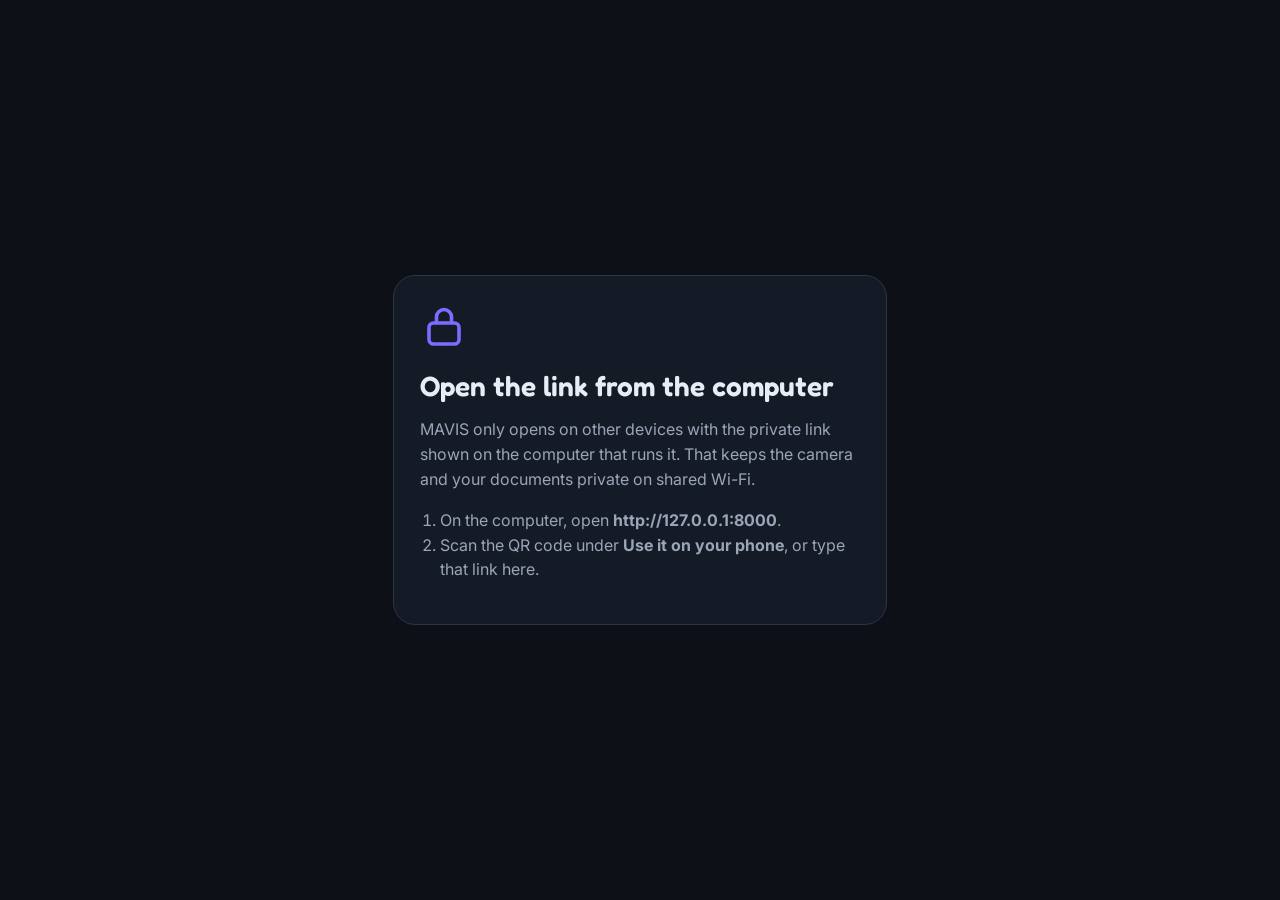
<file: hub/static/locked.html>
<!doctype html>
<html lang="en">
<head>
<meta charset="utf-8">
<meta name="viewport" content="width=device-width, initial-scale=1">
<title>MAVIS · Link needed</title>
<link rel="stylesheet" href="https://fonts.googleapis.com/css2?family=Fredoka:wght@600&family=Inter:wght@400;700&display=swap">
<style>
:root{--paper:#F6F1E7;--card:#FFFDF8;--ink:#1D1A15;--muted:#6B6255;--line:#E6DCC7;--accent:#0D9488}
@media (prefers-color-scheme: dark){:root{--paper:#15130F;--card:#1E1B16;--ink:#F4EFE4;--muted:#A89F8F;--line:#2F2A22;--accent:#2DD4BF}}
body{margin:0;background:var(--paper);color:var(--ink);font:16px/1.55 Inter,system-ui,sans-serif}
main{min-height:100vh;display:grid;place-items:center;padding:24px 16px;box-sizing:border-box}
.card{max-width:440px;background:var(--card);border:1.5px solid var(--line);border-radius:22px;padding:26px}
h1{font:600 28px/1.1 Fredoka,system-ui,sans-serif;margin:14px 0 10px}p,li{color:var(--muted)}ol{padding-left:20px}
svg{width:48px;height:48px;color:var(--accent)}
</style>
<link rel="stylesheet" href="/hub/static/mavis-theme.css">
</head>
<body>
<main>
  <div class="card">
    <svg viewBox="0 0 32 32" aria-hidden="true"><rect x="6" y="14" width="20" height="14" rx="3" fill="none" stroke="currentColor" stroke-width="2.4"/><path d="M11 14V10a5 5 0 0110 0v4" fill="none" stroke="currentColor" stroke-width="2.4"/></svg>
    <h1>Open the link from the computer</h1>
    <p>MAVIS only opens on other devices with the private link shown on the computer that runs it. That keeps the camera and your documents private on shared Wi-Fi.</p>
    <ol>
      <li>On the computer, open <b>http://127.0.0.1:8000</b>.</li>
      <li>Scan the QR code under <b>Use it on your phone</b>, or type that link here.</li>
    </ol>
  </div>
</main>
</body>
</html>
</file>
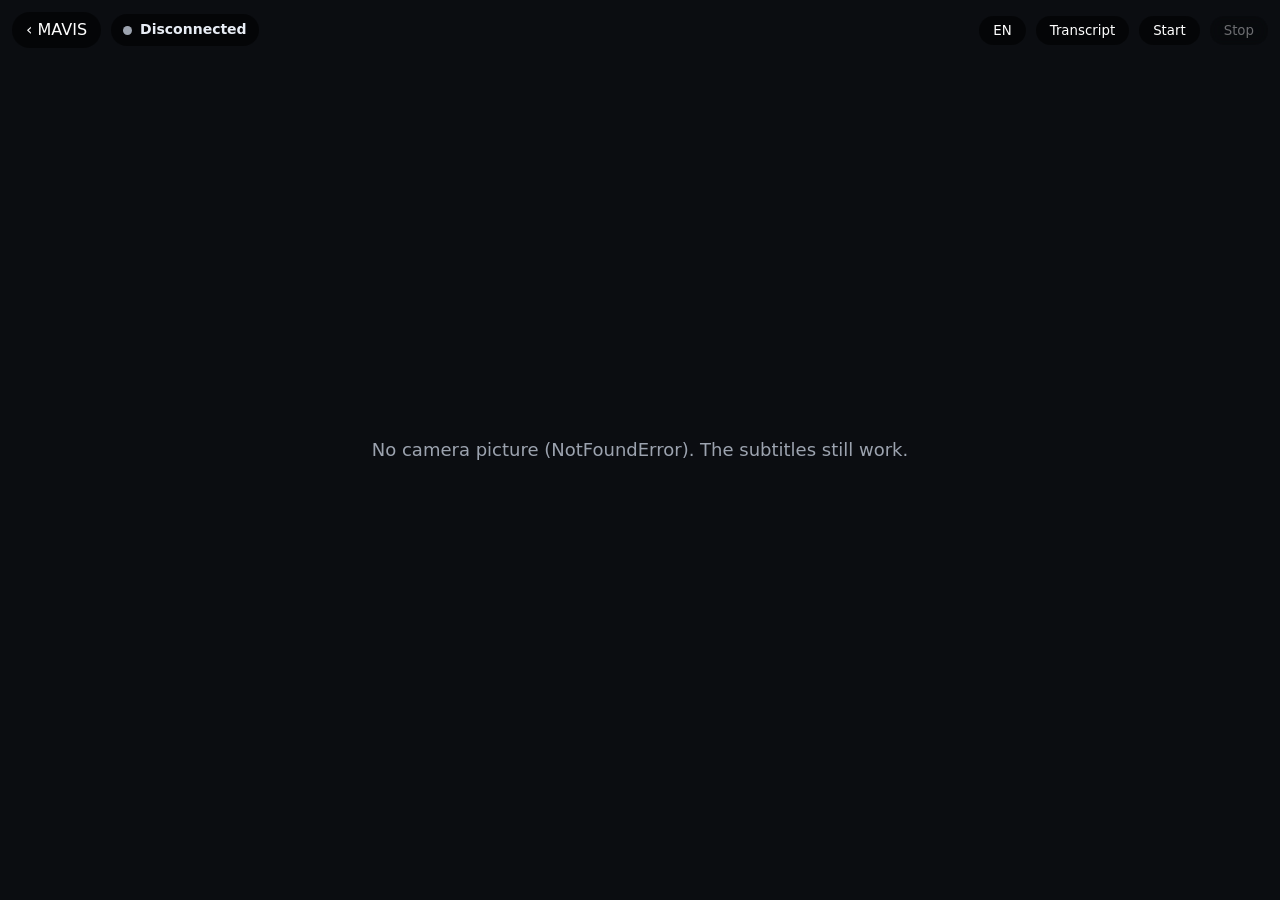
<file: hub/static/translate.html>
<!doctype html>
<html lang="en">
<head>
<script src="/hub/static/device-pref.js"></script>
<meta charset="utf-8">
<meta name="viewport" content="width=device-width, initial-scale=1, viewport-fit=cover">
<title>Live Translation · MAVIS</title>
<style>
:root { --ok:#22c55e; --warn:#f59e0b; --bad:#ef4444; }
* { box-sizing:border-box; }
[hidden] { display:none !important; }
html, body { margin:0; height:100%; background:#000; color:#fff; overflow:hidden; font:16px/1.4 Inter, system-ui, -apple-system, "Segoe UI", sans-serif; }
/* the live camera fills the screen, like the picture of a film */
#cam { position:fixed; inset:0; width:100%; height:100%; object-fit:cover; background:#000; }
.nocam { position:fixed; inset:0; display:grid; place-items:center; color:#9ca3af; background:#0b0d11; font-size:18px; text-align:center; padding:24px; }
/* subtitles: bottom centre, white with a dark outline, no box; only the current line */
.subs { position:fixed; left:50%; bottom:9vh; transform:translateX(-50%); width:min(88vw, 1300px); text-align:center; pointer-events:none; }
.sub-hi { font-size:clamp(26px, 4.2vw, 52px); font-weight:700; line-height:1.25; color:#fff;
  text-shadow: 0 0 4px #000, 0 0 4px #000, 2px 2px 3px #000, -2px -2px 3px #000, 2px -2px 3px #000, -2px 2px 3px #000; transition: opacity .25s; }
.sub-hi.draft { color:#e5e7eb; font-weight:600; }
.sub-en { font-size:clamp(15px, 1.8vw, 22px); color:#facc15; margin-bottom:8px; text-shadow: 0 0 3px #000, 1px 1px 2px #000, -1px -1px 2px #000; }
.sub-en[hidden], .sub-hi[hidden] { display:none; }
/* small controls on top, out of the picture's way */
.bar { position:fixed; top:12px; left:12px; right:12px; display:flex; align-items:center; gap:10px; flex-wrap:wrap; }
.pill { display:inline-flex; align-items:center; gap:8px; padding:6px 12px; border-radius:99px; background:rgba(0,0,0,.55); backdrop-filter:blur(6px); font-weight:600; font-size:14px; }
.dot { width:9px; height:9px; border-radius:50%; background:#9ca3af; }
.dot.ok { background:var(--ok); } .dot.warn { background:var(--warn); } .dot.bad { background:var(--bad); }
.sp { flex:1; }
button, a.btn { font:600 14px inherit; font-family:inherit; border:0; border-radius:99px; padding:7px 14px; cursor:pointer; background:rgba(0,0,0,.55); color:#fff; text-decoration:none; backdrop-filter:blur(6px); }
button.on { background:#fff; color:#111; }
button:disabled { opacity:.4; cursor:default; }
.err { position:fixed; top:58px; left:12px; right:12px; background:rgba(127,29,29,.85); padding:8px 12px; border-radius:10px; font-size:14px; }
/* transcript drawer (hidden by default) */
.drawer { position:fixed; top:0; right:0; bottom:0; width:min(380px, 92vw); background:rgba(10,12,16,.92); transform:translateX(100%); transition:transform .25s; padding:60px 16px 16px; overflow:auto; }
.drawer.open { transform:none; }
.seg { border-bottom:1px solid rgba(255,255,255,.12); padding:10px 0; }
.seg .e { color:#d1d5db; font-size:14px; } .seg .h { font-size:18px; font-weight:700; margin-top:3px; }
.seg .h.draft { color:#9ca3af; font-weight:500; }
.empty { color:#9ca3af; font-size:14px; }
</style>
<link rel="stylesheet" href="/hub/static/mavis-theme.css">
</head>
<body>
<video id="cam" autoplay playsinline muted></video>
<div class="nocam" id="nocam">Starting the camera…</div>

<div class="subs"><div class="sub-en" id="subEn" hidden></div><div class="sub-hi" id="subHi" hidden></div></div>

<div class="bar">
  <a class="btn" href="/" target="_top">‹ MAVIS</a>
  <span class="pill" id="state"><span class="dot"></span><span>Connecting…</span></span>
  <span class="pill" id="mic" hidden></span>
  <span class="sp"></span>
  <button id="enBtn" title="Also show the English line">EN</button>
  <button id="logBtn">Transcript</button>
  <button id="startBtn">Start</button>
  <button id="stopBtn" disabled>Stop</button>
</div>
<div class="err" id="err" hidden></div>
<aside class="drawer" id="drawer"><div id="log"><p class="empty" id="empty">The full transcript appears here.</p></div></aside>

<script>
'use strict';
const $ = (s) => document.querySelector(s);
const params = new URLSearchParams(location.search);
const segs = new Map();      // segment_id -> {en, hi, final}
let sessionId = null, lastSeq = 0, lastSeg = null, ws = null, state = 'off', showEn = false, clearT = null;

function setState(s, text) {
  state = s;
  const cls = { ready: 'ok', starting: 'warn', stopping: 'warn', failed: 'bad', error: 'bad', stall: 'warn' }[s] || '';
  $('#state').innerHTML = `<span class="dot ${cls}"></span><span>${text}</span>`;
  const running = ['starting', 'ready', 'stall'].includes(s);
  $('#startBtn').disabled = running || s === 'stopping' || s === 'unavailable';
  $('#stopBtn').disabled = !running;
}
function seg(id) { if (!segs.has(id)) segs.set(id, { en: '', hi: '', final: false }); return segs.get(id); }
function subtitle(s) {
  // Netflix-style: only the current line; the Hindi is the subtitle, the English line is optional
  $('#subHi').hidden = !s.hi; $('#subHi').textContent = s.hi; $('#subHi').className = 'sub-hi' + (s.final ? '' : ' draft');
  $('#subEn').hidden = !(showEn && s.en); $('#subEn').textContent = s.en;
  clearTimeout(clearT);
  if (s.final) clearT = setTimeout(() => { $('#subHi').hidden = true; $('#subEn').hidden = true; }, 7000);
}
function render(id) {
  const s = segs.get(id); if (!s) return;
  $('#empty')?.remove();
  let el = document.getElementById('seg-' + id);
  if (!el) { el = document.createElement('div'); el.className = 'seg'; el.id = 'seg-' + id; el.innerHTML = '<div class="e"></div><div class="h"></div>'; $('#log').appendChild(el); }
  el.querySelector('.e').textContent = s.en;
  const h = el.querySelector('.h'); h.textContent = s.hi; h.className = 'h' + (s.final || !s.hi ? '' : ' draft');
  if (id === lastSeg) subtitle(s);
}
function showErr(t) { $('#err').hidden = !t; $('#err').textContent = t || ''; }

function handle(e) {
  if (e.type === 'bridge') {
    if (e.state === 'microphone') { $('#mic').hidden = false; $('#mic').textContent = '🎙 ' + e.name; }
    if (e.state === 'error') { setState('error', 'Could not start'); showErr(e.error); }
    if (e.state === 'exited' && state !== 'off') setState('off', 'Stopped');
    return;
  }
  if (e.session_id && e.type === 'session_state' && e.state === 'starting' && e.session_id !== sessionId) { sessionId = e.session_id; lastSeq = 0; segs.clear(); }
  if (e.session_id && sessionId && e.session_id !== sessionId) return;      // her contract: drop other sessions
  if (e.seq !== undefined) { if (e.seq <= lastSeq) return; lastSeq = e.seq; }
  switch (e.type) {
    case 'session_state':
      showErr('');
      if (e.state === 'starting') setState('starting', 'Loading translation models… (about 15 s)');
      else if (e.state === 'ready') setState('ready', 'Listening — speak English');
      else if (e.state === 'stopping') setState('stopping', 'Stopping…');
      else if (e.state === 'stopped') setState('off', 'Stopped');
      else if (e.state === 'failed') { setState('failed', 'Failed'); showErr(e.error || 'The translation worker stopped.'); }
      break;
    case 'en_committed': { const s = seg(e.segment_id); s.en = e.stable_text || (s.en + ' ' + (e.new_text || '')).trim(); lastSeg = e.segment_id; render(e.segment_id); break; }
    case 'hi_draft': { const s = seg(e.segment_id); if (!s.final) { s.hi = e.target_text || ''; lastSeg = e.segment_id; render(e.segment_id); } break; }
    case 'hi_final': { const s = seg(e.segment_id); s.hi = e.target_text || s.hi; s.final = true; render(e.segment_id); break; }
    case 'audio_stall': setState('stall', 'No microphone input'); break;
    case 'audio_resumed': setState('ready', 'Listening — speak English'); break;
    case 'mt_error': case 'final_mt_error': case 'error': case 'cleanup_error': showErr((e.where ? e.where + ': ' : '') + (e.error || e.message || 'error')); break;
  }
}

function connect() {
  ws = new WebSocket((location.protocol === 'https:' ? 'wss://' : 'ws://') + location.host + '/hub/translation/ws');
  ws.onmessage = (m) => {
    const e = JSON.parse(m.data);
    if (e.type === 'hello') {
      if (!e.status.ok) { setState('unavailable', 'Not installed'); showErr(e.status.message); return; }
      setState(['starting', 'ready'].includes(e.status.state) ? e.status.state : 'off', e.status.state === 'ready' ? 'Listening — speak English' : 'Ready to start');
      (e.history || []).forEach(handle);
      if (params.get('autostart') === '1' && !['starting', 'ready'].includes(e.status.state)) start();
      return;
    }
    handle(e);
  };
  ws.onclose = () => { setState('off', 'Disconnected'); setTimeout(connect, 2000); };
}
function start() { showErr(''); ws && ws.readyState === 1 && ws.send(JSON.stringify({ cmd: 'start' })); setState('starting', 'Starting…'); }
$('#startBtn').onclick = start;
$('#stopBtn').onclick = () => { ws.send(JSON.stringify({ cmd: 'stop' })); setState('stopping', 'Stopping…'); };
$('#enBtn').onclick = () => { showEn = !showEn; $('#enBtn').classList.toggle('on', showEn); if (lastSeg != null) subtitle(segs.get(lastSeg)); };
$('#logBtn').onclick = () => { $('#drawer').classList.toggle('open'); $('#logBtn').classList.toggle('on'); };

(async () => {   // the live picture behind the subtitles: this laptop's camera (device-pref.js keeps DroidCam for OCR)
  try {
    const s = await navigator.mediaDevices.getUserMedia({ video: { width: { ideal: 1280 }, height: { ideal: 720 } }, audio: false });
    $('#cam').srcObject = s; $('#nocam').hidden = true;
  } catch (e) { $('#nocam').textContent = 'No camera picture (' + e.name + '). The subtitles still work.'; }
})();
connect();
</script>
</body>
</html>
</file>
<file: hub/static/mavis-theme.css>
/* MAVIS — one colour scheme for the whole product.
   Loaded on every MAVIS page: launcher, gesture control, live translation, offline page, and (from outside, without
   editing their files) Drishti and the OCR + LLM app. Each of them defines its colours as CSS variables; this file
   sets those variables to the MAVIS palette. `html:root` is more specific than their own `:root`, so it wins in light
   and dark mode alike. */
html:root {
  /* the MAVIS palette */
  --m-bg: #0D1117;  --m-surface: #151B26;  --m-surface-2: #1C2433;  --m-surface-3: #243045;
  --m-line: #2A3546; --m-line-2: #36445A;
  --m-text: #E8EDF5; --m-muted: #9AA5B8; --m-faint: #6E7A8F;
  --m-brand: #7C6CFF; --m-brand-2: #A79BFF; --m-brand-soft: #221F45; --m-brand-line: #3F3A7A; --m-on-brand: #FFFFFF;
  --m-ok: #34D399; --m-warn: #FBBF24; --m-bad: #F87171; --m-info: #38BDF8;
  color-scheme: dark;

  /* launcher, offline page (hub.css) */
  --paper: var(--m-bg); --card: var(--m-surface); --ink: var(--m-text); --muted: var(--m-muted);
  --line: var(--m-line); --line-2: var(--m-line-2);
  --drishti: var(--m-brand); --mavis: var(--m-brand); --gesture: var(--m-brand); --translation: var(--m-brand);
  --drishti-soft: var(--m-brand-soft); --mavis-soft: var(--m-brand-soft); --gesture-soft: var(--m-brand-soft);
  --translation-soft: var(--m-brand-soft);
  --ok: var(--m-ok); --warn: var(--m-warn); --bad: var(--m-bad);

  /* gesture recogniser, gesture control (gesture.html, control.html) */
  --bg: var(--m-bg); --panel: var(--m-surface); --panel-2: var(--m-surface-2);
  --accent: var(--m-brand); --hold: var(--m-warn); --info: var(--m-info); --ready: var(--m-warn);
  --ocr: var(--m-brand); --tr: var(--m-brand); --dr: var(--m-brand);

  /* Drishti (its own variable names) */
  --s1: var(--m-surface); --s2: var(--m-surface-2); --s3: var(--m-surface-3); --border: var(--m-line);
  --accent2: var(--m-brand-2); --alight: var(--m-brand-2); --adark: var(--m-brand-soft);
  --text: var(--m-text); --green: var(--m-ok); --red: var(--m-bad); --amber: var(--m-warn); --cyan: var(--m-info);
  --coral: var(--m-bad); --coral-dark: #EF4444;
  --grad: linear-gradient(135deg, var(--m-brand), var(--m-brand-2));
  --shadow-sm: 0 1px 2px rgba(0,0,0,.35); --shadow-md: 0 10px 28px rgba(0,0,0,.45); --shadow-glow: 0 0 0 3px rgba(124,108,255,.25);

  /* OCR + LLM app (its own variable names) */
  --surface: var(--m-surface); --surface-2: var(--m-surface-2); --faint: var(--m-faint); --line-strong: var(--m-line-2);
  --brand: var(--m-brand); --brand-ink: var(--m-on-brand); --brand-soft: var(--m-brand-soft); --brand-line: var(--m-brand-line);
  --ok-soft: #0F2A21; --warn-soft: #2D2210; --bad-soft: #301616; --info-soft: #0F2433;
  --video-bg: #05070B; --shadow: 0 1px 2px rgba(0,0,0,.4), 0 8px 24px rgba(0,0,0,.35);
}
html:root body { background: var(--m-bg); color: var(--m-text); }

/* Drishti: the few colours it hard-codes instead of using its variables */
html:root header:not(.brand):not(.bar) { background: rgba(21,27,38,.92); border-bottom-color: var(--m-line); }
html:root .blob { background: var(--m-brand) !important; opacity: .10; }
html:root .landing-cta, html:root .hbtn-p, html:root .tbtn-p, html:root .mpill.on, html:root .msg.user,
html:root .ask-btn, html:root .scan-pill { box-shadow: 0 2px 12px rgba(124,108,255,.35); }
/* gesture control: primary buttons in the brand colour */
html:root .startcam { background: var(--m-brand); color: var(--m-on-brand); }
</file>
